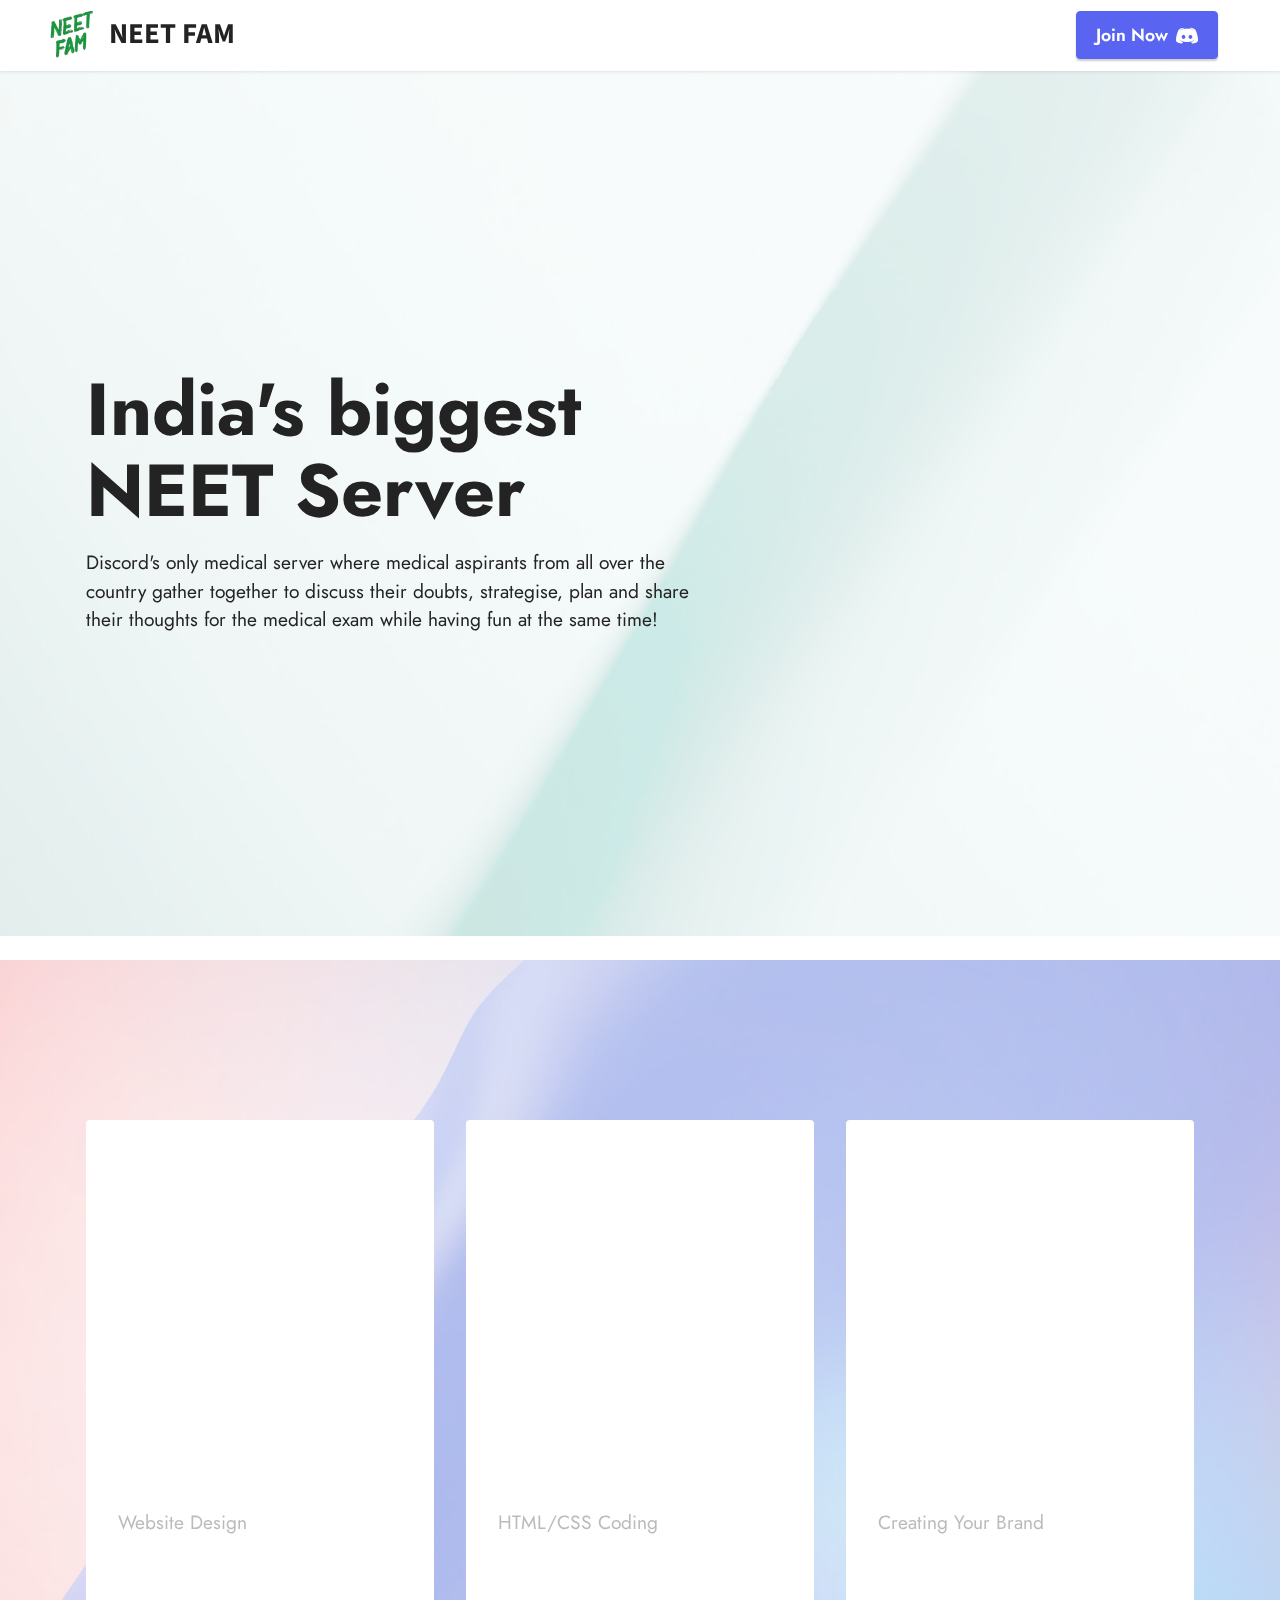
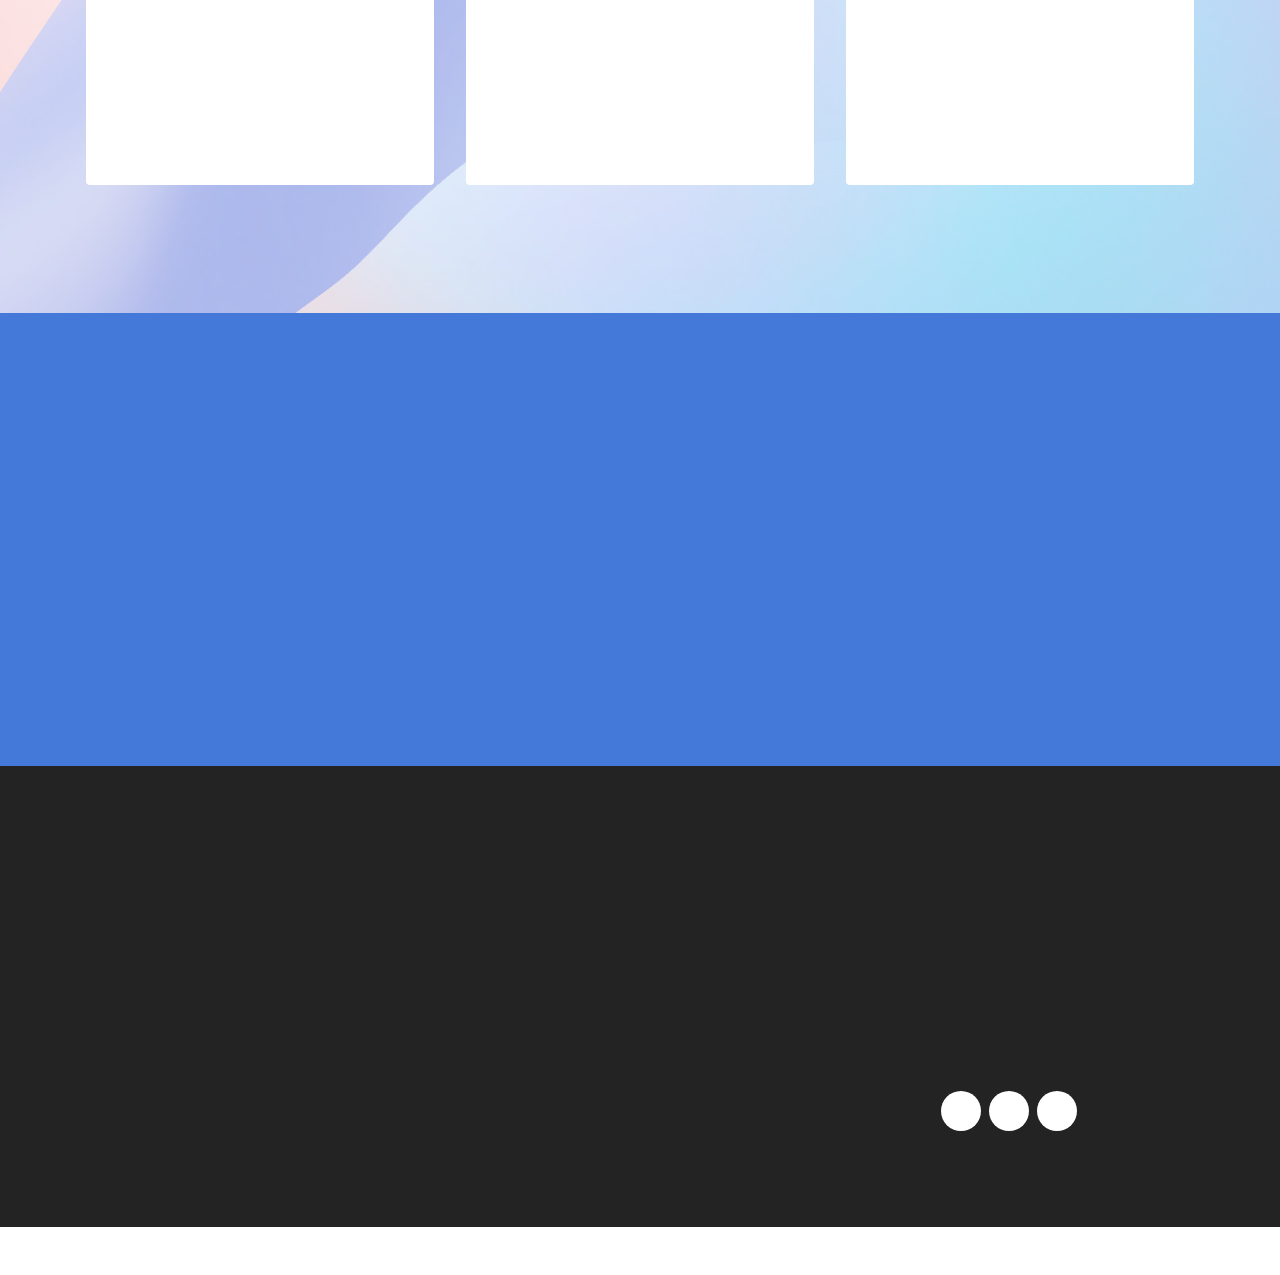
<file: index.html>
<!DOCTYPE html>
<html  >
<head>
  <!-- Site made with Mobirise Website Builder v5.4.1, https://mobirise.com -->
  <meta charset="UTF-8">
  <meta http-equiv="X-UA-Compatible" content="IE=edge">
  <meta name="generator" content="Mobirise v5.4.1, mobirise.com">
  <meta name="viewport" content="width=device-width, initial-scale=1, minimum-scale=1">
  <link rel="shortcut icon" href="assets/images/neetfam-no-bg-80x80.png" type="image/x-icon">
  <meta name="description" content="">
  
  
  <title>Home</title>
  <link rel="stylesheet" href="assets/bootstrap/css/bootstrap.min.css">
  <link rel="stylesheet" href="assets/bootstrap/css/bootstrap-grid.min.css">
  <link rel="stylesheet" href="assets/bootstrap/css/bootstrap-reboot.min.css">
  <link rel="stylesheet" href="assets/parallax/jarallax.css">
  <link rel="stylesheet" href="assets/animatecss/animate.css">
  <link rel="stylesheet" href="assets/dropdown/css/style.css">
  <link rel="stylesheet" href="assets/socicon/css/styles.css">
  <link rel="stylesheet" href="assets/theme/css/style.css">
  <link rel="preload" href="https://fonts.googleapis.com/css?family=Jost:100,200,300,400,500,600,700,800,900,100i,200i,300i,400i,500i,600i,700i,800i,900i&display=swap" as="style" onload="this.onload=null;this.rel='stylesheet'">
  <noscript><link rel="stylesheet" href="https://fonts.googleapis.com/css?family=Jost:100,200,300,400,500,600,700,800,900,100i,200i,300i,400i,500i,600i,700i,800i,900i&display=swap"></noscript>
  <link rel="preload" href="https://fonts.googleapis.com/css?family=Source+Sans+Pro:200,200i,300,300i,400,400i,600,600i,700,700i,900,900i&display=swap" as="style" onload="this.onload=null;this.rel='stylesheet'">
  <noscript><link rel="stylesheet" href="https://fonts.googleapis.com/css?family=Source+Sans+Pro:200,200i,300,300i,400,400i,600,600i,700,700i,900,900i&display=swap"></noscript>
  <link rel="preload" as="style" href="assets/mobirise/css/mbr-additional.css"><link rel="stylesheet" href="assets/mobirise/css/mbr-additional.css" type="text/css">
  
  
  
  
</head>
<body>
  
  <section data-bs-version="5.1" class="menu menu2 cid-sHu7r8ObGn" once="menu" id="menu2-a">
    
    <nav class="navbar navbar-dropdown navbar-fixed-top navbar-expand-lg">
        <div class="container-fluid">
            <div class="navbar-brand">
                <span class="navbar-logo">
                    <a href="index.html">
                        <img src="assets/images/neetfam-no-bg-80x80.png" alt="Mobirise" style="height: 3rem;">
                    </a>
                </span>
                <span class="navbar-caption-wrap"><a class="navbar-caption text-black text-primary display-2" href="index.html">NEET FAM</a></span>
            </div>
            <button class="navbar-toggler" type="button" data-toggle="collapse" data-bs-toggle="collapse" data-target="#navbarSupportedContent" data-bs-target="#navbarSupportedContent" aria-controls="navbarNavAltMarkup" aria-expanded="false" aria-label="Toggle navigation">
                <div class="hamburger">
                    <span></span>
                    <span></span>
                    <span></span>
                    <span></span>
                </div>
            </button>
            <div class="collapse navbar-collapse" id="navbarSupportedContent">
                
                
                <div class="navbar-buttons mbr-section-btn"><a class="btn btn-primary display-4" href="https://discord.gg/3X8MCdr9ab" target="_blank"><span class="socicon socicon-discord mbr-iconfont mbr-iconfont-btn"></span>Join Now</a></div>
            </div>
        </div>
    </nav>
</section>

<section data-bs-version="5.1" class="header2 cid-sHu76TD1t2 mbr-fullscreen mbr-parallax-background" id="header2-9">

    

    <div class="mbr-overlay" style="opacity: 0.8; background-color: rgb(255, 255, 255);"></div>

    <div class="container">
        <div class="row">
            <div class="col-12 col-lg-7">
                <h1 class="mbr-section-title mbr-fonts-style mb-3 display-1"><strong>India's biggest NEET Server</strong></h1>
                
                <p class="mbr-text mbr-fonts-style display-7">Discord's only medical server where medical aspirants from all over the country gather together to discuss their doubts, strategise, plan and share their thoughts for the medical exam while having fun at the same time!</p>
                
            </div>
        </div>
    </div>
</section>

<section data-bs-version="5.1" class="features4 cid-sHsThM51Gw" id="features4-7">
    
    <div class="mbr-overlay"></div>
    <div class="container">
        <div class="mbr-section-head">
            <h4 class="mbr-section-title mbr-fonts-style align-center mb-0 display-2">
                <strong>Services</strong></h4>
            
        </div>
        <div class="row mt-4">
            <div class="item features-image сol-12 col-md-6 col-lg-4">
                <div class="item-wrapper">
                    <div class="item-img">
                        <img src="assets/images/product2.jpg" alt="" title="">
                    </div>
                    <div class="item-content">
                        <h5 class="item-title mbr-fonts-style display-5"><strong>Design</strong></h5>
                        <h6 class="item-subtitle mbr-fonts-style mt-1 display-7">Website Design</h6>
                        <p class="mbr-text mbr-fonts-style mt-3 display-7">Mobirise is an easy website builder. Just
                            drop site elements to your page, add content and style it to look the way you like.</p>
                    </div>
                    <div class="mbr-section-btn item-footer mt-2"><a href="" class="btn item-btn btn-black display-7" target="_blank">Start Now
                            &gt;</a></div>
                </div>
            </div>
            <div class="item features-image сol-12 col-md-6 col-lg-4">
                <div class="item-wrapper">
                    <div class="item-img">
                        <img src="assets/images/product3.jpg" alt="" title="">
                    </div>
                    <div class="item-content">
                        <h5 class="item-title mbr-fonts-style display-5"><strong>Programming</strong></h5>
                        <h6 class="item-subtitle mbr-fonts-style mt-1 display-7">
                            HTML/CSS Coding</h6>
                        <p class="mbr-text mbr-fonts-style mt-3 display-7">You don't have to code to create your own
                            site. Select one of available themes in the Mobirise Site Maker.</p>
                    </div>
                    <div class="mbr-section-btn item-footer mt-2"><a href="" class="btn item-btn btn-black display-7" target="_blank">Start Now
                            &gt;</a></div>
                </div>
            </div>
            <div class="item features-image сol-12 col-md-6 col-lg-4">
                <div class="item-wrapper">
                    <div class="item-img">
                        <img src="assets/images/product1.jpg" alt="" title="">
                    </div>
                    <div class="item-content">
                        <h5 class="item-title mbr-fonts-style display-5"><strong>Branding</strong></h5>
                        <h6 class="item-subtitle mbr-fonts-style mt-1 display-7">Creating Your Brand</h6>
                        <p class="mbr-text mbr-fonts-style mt-3 display-7">Select the theme that suits you. Each theme
                            in the Mobirise Website Software contains a set of unique blocks.<br></p>
                    </div>
                    <div class="mbr-section-btn item-footer mt-2"><a href="" class="btn item-btn btn-black display-7" target="_blank">Start Now
                            &gt;</a></div>
                </div>
            </div>

        </div>
    </div>
</section>

<section data-bs-version="5.1" class="info1 cid-sHsT2F5HJl" id="info1-5">
    
    
    <div class="align-center container">
        <div class="row justify-content-center">
            <div class="col-12 col-lg-8">
                <h3 class="mbr-section-title mb-4 mbr-fonts-style display-1">
                    <strong>Join our discord server</strong></h3>
                
                <div class="mbr-section-btn"><a class="btn btn-white display-4" href="https://discord.gg/3X8MCdr9ab" target="_blank">Join Us</a></div>
            </div>
        </div>
    </div>
</section>

<section data-bs-version="5.1" class="footer1 cid-sHsTf3MFOo" once="footers" id="footer1-6">

    
    
    <div class="container">
        <div class="row mbr-white">
            <div class="col-12 col-md-6 col-lg-3">
                <h5 class="mbr-section-subtitle mbr-fonts-style mb-2 display-7">
                    <strong>Mobirise Help</strong>
                </h5>
                <ul class="list mbr-fonts-style display-4">
                    <li class="mbr-text item-wrap">Help Center</li>
                    <li class="mbr-text item-wrap">Mobirise Forums</li>
                    <li class="mbr-text item-wrap">Mobirise Kit</li>
                    <li class="mbr-text item-wrap">Our site</li>
                </ul>
            </div>
            <div class="col-12 col-md-6 col-lg-3">
                <h5 class="mbr-section-subtitle mbr-fonts-style mb-2 display-7">
                    <strong>Themes</strong>
                </h5>
                <ul class="list mbr-fonts-style display-4">

                    <li class="mbr-text item-wrap">Mobirise 5</li>
                    <li class="mbr-text item-wrap">Mobirise AMP</li>
                    <li class="mbr-text item-wrap">Mobirise Kit</li>
                </ul>
            </div>
            <div class="col-12 col-md-6 col-lg-3">
                <h5 class="mbr-section-subtitle mbr-fonts-style mb-2 display-7">
                    <strong>Extensions</strong>
                </h5>
                <ul class="list mbr-fonts-style display-4">
                    <li class="mbr-text item-wrap">Code Editor</li>
                    <li class="mbr-text item-wrap">Form Builder</li>
                    <li class="mbr-text item-wrap">Popup Builder</li>
                    <li class="mbr-text item-wrap">Enterprise</li>
                </ul>
            </div>
            <div class="col-12 col-md-6 col-lg-3">
                <h5 class="mbr-section-subtitle mbr-fonts-style mb-2 display-7">
                    <strong>About</strong>
                </h5>
                <p class="mbr-text mbr-fonts-style mb-4 display-4">
                    Mobirise is a free offline app for
                    Windows and Mac to easily create small/medium websites, landing pages, online resumes and
                    portfolios.</p>
                <h5 class="mbr-section-subtitle mbr-fonts-style mb-3 display-7">
                    <strong>Social</strong>
                </h5>
                <div class="social-row display-7">
                    <div class="soc-item">
                        <a href="https://twitter.com/mobirise" target="_blank">
                            <span class="mbr-iconfont socicon socicon-facebook"></span>
                        </a>
                    </div>
                    <div class="soc-item">
                        <a href="https://twitter.com/mobirise" target="_blank">
                            <span class="mbr-iconfont socicon socicon-twitter"></span>
                        </a>
                    </div>
                    <div class="soc-item">
                        <a href="https://twitter.com/mobirise" target="_blank">
                            <span class="mbr-iconfont socicon socicon-instagram"></span>
                        </a>
                    </div>
                    
                </div>
            </div>
            
        </div>
    </div>
</section><section style="background-color: #fff; font-family: -apple-system, BlinkMacSystemFont, 'Segoe UI', 'Roboto', 'Helvetica Neue', Arial, sans-serif; color:#aaa; font-size:12px; padding: 0; align-items: center; display: flex;"><a href="https://mobirise.site/c" style="flex: 1 1; height: 3rem; padding-left: 1rem;"></a><p style="flex: 0 0 auto; margin:0; padding-right:1rem;"><a href="https://mobirise.site" style="color:#aaa;">Mobirise</a> easy website builder</p></section><script src="assets/bootstrap/js/bootstrap.bundle.min.js"></script>  <script src="assets/parallax/jarallax.js"></script>  <script src="assets/smoothscroll/smooth-scroll.js"></script>  <script src="assets/ytplayer/index.js"></script>  <script src="assets/dropdown/js/navbar-dropdown.js"></script>  <script src="assets/theme/js/script.js"></script>  
  
  
  <input name="animation" type="hidden">
  </body>
</html>
</file>
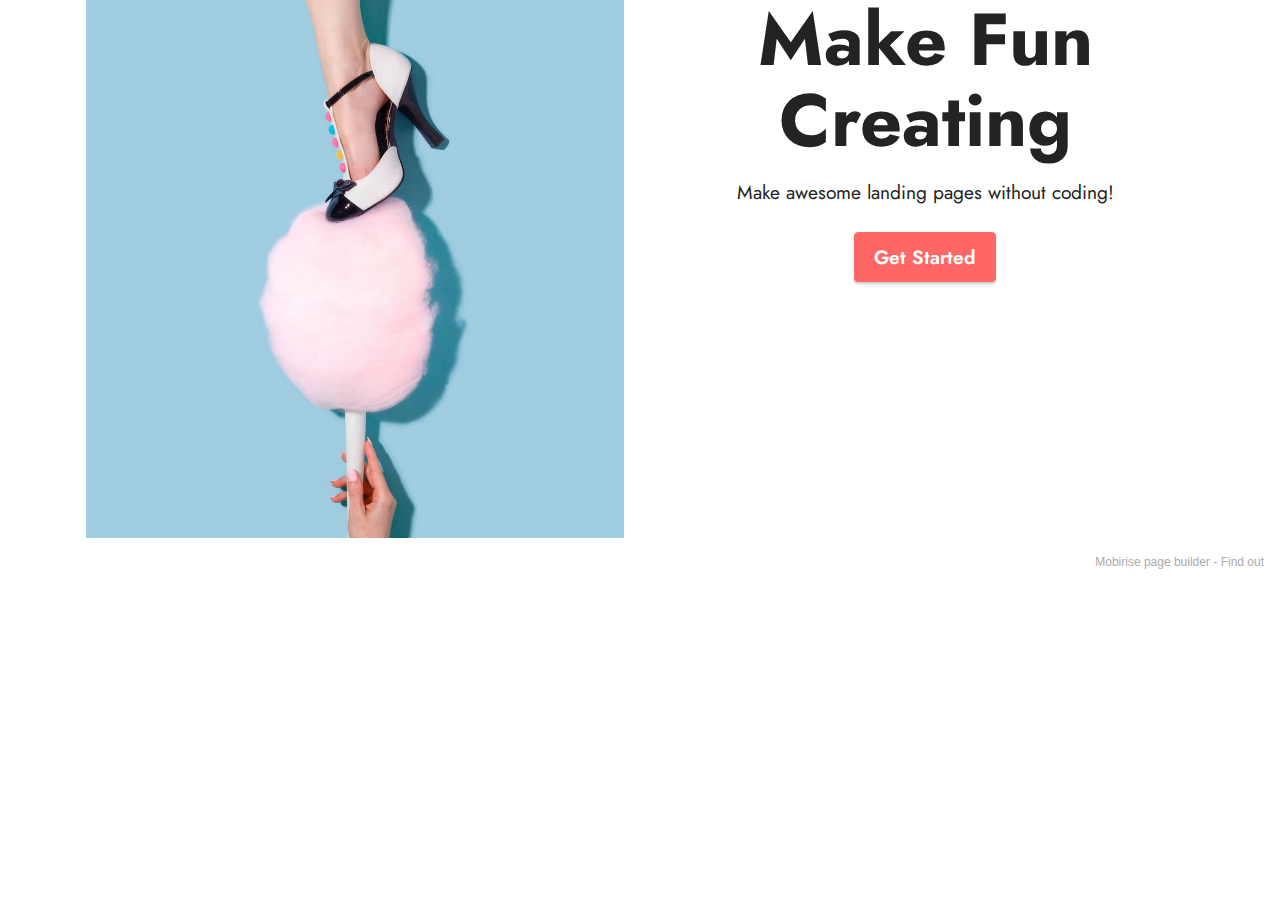
<file: page1.html>
<!DOCTYPE html>
<html  >
<head>
  <!-- Site made with Mobirise Website Builder v5.4.1, https://mobirise.com -->
  <meta charset="UTF-8">
  <meta http-equiv="X-UA-Compatible" content="IE=edge">
  <meta name="generator" content="Mobirise v5.4.1, mobirise.com">
  <meta name="viewport" content="width=device-width, initial-scale=1, minimum-scale=1">
  <link rel="shortcut icon" href="assets/images/logo5.png" type="image/x-icon">
  <meta name="description" content="">
  
  
  <title>2nd page</title>
  <link rel="stylesheet" href="assets/bootstrap/css/bootstrap.min.css">
  <link rel="stylesheet" href="assets/bootstrap/css/bootstrap-grid.min.css">
  <link rel="stylesheet" href="assets/bootstrap/css/bootstrap-reboot.min.css">
  <link rel="stylesheet" href="assets/theme/css/style.css">
  <link rel="preload" href="https://fonts.googleapis.com/css2?family=Jost:ital,wght@0,400;0,700;1,400;1,700&display=swap&display=swap" as="style" onload="this.onload=null;this.rel='stylesheet'">
  <noscript><link rel="stylesheet" href="https://fonts.googleapis.com/css2?family=Jost:ital,wght@0,400;0,700;1,400;1,700&display=swap&display=swap"></noscript>
  <link rel="preload" as="style" href="assets/mobirise/css/mbr-additional.css"><link rel="stylesheet" href="assets/mobirise/css/mbr-additional.css" type="text/css">
  
  
  
  
</head>
<body>
  
  <section data-bs-version="5.1" class="header11 cid-sHsIb2mNFI" id="header11-1">

    

    

    <div class="container">
        <div class="row justify-content-center">
            <div class="col-12 col-md-6 image-wrapper">
                <img class="w-100" src="assets/images/sq4.jpg" alt="Mobirise">
            </div>
            <div class="col-12 col-md">
                <div class="text-wrapper text-center">
                    <h1 class="mbr-section-title mbr-fonts-style mb-3 display-1">
                        <strong>Make Fun Creating</strong></h1>
                    <p class="mbr-text mbr-fonts-style display-7">
                        Make awesome landing pages without coding!</p>
                    <div class="mbr-section-btn mt-3"><a class="btn btn-secondary display-7" href="https://mobiri.se">Get Started</a>
                    </div>
                </div>
            </div>
        </div>
    </div>
</section><section style="background-color: #fff; font-family: -apple-system, BlinkMacSystemFont, 'Segoe UI', 'Roboto', 'Helvetica Neue', Arial, sans-serif; color:#aaa; font-size:12px; padding: 0; align-items: center; display: flex;"><a href="https://mobirise.site/f" style="flex: 1 1; height: 3rem; padding-left: 1rem;"></a><p style="flex: 0 0 auto; margin:0; padding-right:1rem;">Mobirise page builder - <a href="https://mobirise.site/o" style="color:#aaa;">Find out</a></p></section><script src="assets/bootstrap/js/bootstrap.bundle.min.js"></script>  <script src="assets/smoothscroll/smooth-scroll.js"></script>  <script src="assets/ytplayer/index.js"></script>  <script src="assets/theme/js/script.js"></script>  
  
  
</body>
</html>
</file>
<file: assets/parallax/jarallax.css>
.jarallax {
    position: relative;
    z-index: 0;
}
.jarallax > .jarallax-img {
    position: absolute;
    object-fit: cover;
    /* support for plugin https://github.com/bfred-it/object-fit-images */
    font-family: 'object-fit: cover;';
    top: 0;
    left: 0;
    width: 100%;
    height: 100%;
    z-index: -1;
}
</file>
<file: assets/dropdown/css/style.css>
.navbar-dropdown {
  left: 0;
  padding: 0;
  position: absolute;
  right: 0;
  top: 0;
  transition: all 0.45s ease;
  z-index: 1030;
  background: #282828; }
  .navbar-dropdown .navbar-logo {
    margin-right: 0.8rem;
    transition: margin 0.3s ease-in-out;
    vertical-align: middle; }
    .navbar-dropdown .navbar-logo img {
      height: 3.125rem;
      transition: all 0.3s ease-in-out; }
    .navbar-dropdown .navbar-logo.mbr-iconfont {
      font-size: 3.125rem;
      line-height: 3.125rem; }
  .navbar-dropdown .navbar-caption {
    font-weight: 700;
    white-space: normal;
    vertical-align: -4px;
    line-height: 3.125rem !important; }
    .navbar-dropdown .navbar-caption, .navbar-dropdown .navbar-caption:hover {
      color: inherit;
      text-decoration: none; }
  .navbar-dropdown .mbr-iconfont + .navbar-caption {
    vertical-align: -1px; }
  .navbar-dropdown.navbar-fixed-top {
    position: fixed; }
  .navbar-dropdown .navbar-brand span {
    vertical-align: -4px; }
  .navbar-dropdown.bg-color.transparent {
    background: none; }
  .navbar-dropdown.navbar-short .navbar-brand {
    padding: 0.625rem 0; }
    .navbar-dropdown.navbar-short .navbar-brand span {
      vertical-align: -1px; }
  .navbar-dropdown.navbar-short .navbar-caption {
    line-height: 2.375rem !important;
    vertical-align: -2px; }
  .navbar-dropdown.navbar-short .navbar-logo {
    margin-right: 0.5rem; }
    .navbar-dropdown.navbar-short .navbar-logo img {
      height: 2.375rem; }
    .navbar-dropdown.navbar-short .navbar-logo.mbr-iconfont {
      font-size: 2.375rem;
      line-height: 2.375rem; }
  .navbar-dropdown.navbar-short .mbr-table-cell {
    height: 3.625rem; }
  .navbar-dropdown .navbar-close {
    left: 0.6875rem;
    position: fixed;
    top: 0.75rem;
    z-index: 1000; }
  .navbar-dropdown .hamburger-icon {
    content: "";
    display: inline-block;
    vertical-align: middle;
    width: 16px;
    -webkit-box-shadow: 0 -6px 0 1px #282828,0 0 0 1px #282828,0 6px 0 1px #282828;
    -moz-box-shadow: 0 -6px 0 1px #282828,0 0 0 1px #282828,0 6px 0 1px #282828;
    box-shadow: 0 -6px 0 1px #282828,0 0 0 1px #282828,0 6px 0 1px #282828; }

.dropdown-menu .dropdown-toggle[data-toggle="dropdown-submenu"]::after {
  border-bottom: 0.35em solid transparent;
  border-left: 0.35em solid;
  border-right: 0;
  border-top: 0.35em solid transparent;
  margin-left: 0.3rem; }

.dropdown-menu .dropdown-item:focus {
  outline: 0; }

.nav-dropdown {
  font-size: 0.75rem;
  font-weight: 500;
  height: auto !important; }
  .nav-dropdown .nav-btn {
    padding-left: 1rem; }
  .nav-dropdown .link {
    margin: .667em 1.667em;
    font-weight: 500;
    padding: 0;
    transition: color .2s ease-in-out; }
    .nav-dropdown .link.dropdown-toggle {
      margin-right: 2.583em; }
      .nav-dropdown .link.dropdown-toggle::after {
        margin-left: .25rem;
        border-top: 0.35em solid;
        border-right: 0.35em solid transparent;
        border-left: 0.35em solid transparent;
        border-bottom: 0; }
      .nav-dropdown .link.dropdown-toggle[aria-expanded="true"] {
        margin: 0;
        padding: 0.667em 3.263em  0.667em 1.667em; }
  .nav-dropdown .link::after,
  .nav-dropdown .dropdown-item::after {
    color: inherit; }
  .nav-dropdown .btn {
    font-size: 0.75rem;
    font-weight: 700;
    letter-spacing: 0;
    margin-bottom: 0;
    padding-left: 1.25rem;
    padding-right: 1.25rem; }
  .nav-dropdown .dropdown-menu {
    border-radius: 0;
    border: 0;
    left: 0;
    margin: 0;
    padding-bottom: 1.25rem;
    padding-top: 1.25rem;
    position: relative; }
  .nav-dropdown .dropdown-submenu {
    margin-left: 0.125rem;
    top: 0; }
  .nav-dropdown .dropdown-item {
    font-weight: 500;
    line-height: 2;
    padding: 0.3846em 4.615em 0.3846em 1.5385em;
    position: relative;
    transition: color .2s ease-in-out, background-color .2s ease-in-out; }
    .nav-dropdown .dropdown-item::after {
      margin-top: -0.3077em;
      position: absolute;
      right: 1.1538em;
      top: 50%; }
    .nav-dropdown .dropdown-item:focus, .nav-dropdown .dropdown-item:hover {
      background: none; }

@media (max-width: 767px) {
  .nav-dropdown.navbar-toggleable-sm {
    bottom: 0;
    display: none;
    left: 0;
    overflow-x: hidden;
    position: fixed;
    top: 0;
    transform: translateX(-100%);
    -ms-transform: translateX(-100%);
    -webkit-transform: translateX(-100%);
    width: 18.75rem;
    z-index: 999; } }
.nav-dropdown.navbar-toggleable-xl {
  bottom: 0;
  display: none;
  left: 0;
  overflow-x: hidden;
  position: fixed;
  top: 0;
  transform: translateX(-100%);
  -ms-transform: translateX(-100%);
  -webkit-transform: translateX(-100%);
  width: 18.75rem;
  z-index: 999; }

.nav-dropdown-sm {
  display: block !important;
  overflow-x: hidden;
  overflow: auto;
  padding-top: 3.875rem; }
  .nav-dropdown-sm::after {
    content: "";
    display: block;
    height: 3rem;
    width: 100%; }
  .nav-dropdown-sm.collapse.in ~ .navbar-close {
    display: block !important; }
  .nav-dropdown-sm.collapsing, .nav-dropdown-sm.collapse.in {
    transform: translateX(0);
    -ms-transform: translateX(0);
    -webkit-transform: translateX(0);
    transition: all 0.25s ease-out;
    -webkit-transition: all 0.25s ease-out;
    background: #282828; }
  .nav-dropdown-sm.collapsing[aria-expanded="false"] {
    transform: translateX(-100%);
    -ms-transform: translateX(-100%);
    -webkit-transform: translateX(-100%); }
  .nav-dropdown-sm .nav-item {
    display: block;
    margin-left: 0 !important;
    padding-left: 0; }
  .nav-dropdown-sm .link,
  .nav-dropdown-sm .dropdown-item {
    border-top: 1px dotted rgba(255, 255, 255, 0.1);
    font-size: 0.8125rem;
    line-height: 1.6;
    margin: 0 !important;
    padding: 0.875rem 2.4rem 0.875rem 1.5625rem !important;
    position: relative;
    white-space: normal; }
    .nav-dropdown-sm .link:focus, .nav-dropdown-sm .link:hover,
    .nav-dropdown-sm .dropdown-item:focus,
    .nav-dropdown-sm .dropdown-item:hover {
      background: rgba(0, 0, 0, 0.2) !important;
      color: #c0a375; }
  .nav-dropdown-sm .nav-btn {
    position: relative;
    padding: 1.5625rem 1.5625rem 0 1.5625rem; }
    .nav-dropdown-sm .nav-btn::before {
      border-top: 1px dotted rgba(255, 255, 255, 0.1);
      content: "";
      left: 0;
      position: absolute;
      top: 0;
      width: 100%; }
    .nav-dropdown-sm .nav-btn + .nav-btn {
      padding-top: 0.625rem; }
      .nav-dropdown-sm .nav-btn + .nav-btn::before {
        display: none; }
  .nav-dropdown-sm .btn {
    padding: 0.625rem 0; }
  .nav-dropdown-sm .dropdown-toggle[data-toggle="dropdown-submenu"]::after {
    margin-left: .25rem;
    border-top: 0.35em solid;
    border-right: 0.35em solid transparent;
    border-left: 0.35em solid transparent;
    border-bottom: 0; }
  .nav-dropdown-sm .dropdown-toggle[data-toggle="dropdown-submenu"][aria-expanded="true"]::after {
    border-top: 0;
    border-right: 0.35em solid transparent;
    border-left: 0.35em solid transparent;
    border-bottom: 0.35em solid; }
  .nav-dropdown-sm .dropdown-menu {
    margin: 0;
    padding: 0;
    position: relative;
    top: 0;
    left: 0;
    width: 100%;
    border: 0;
    float: none;
    border-radius: 0;
    background: none; }
  .nav-dropdown-sm .dropdown-submenu {
    left: 100%;
    margin-left: 0.125rem;
    margin-top: -1.25rem;
    top: 0; }

.navbar-toggleable-sm .nav-dropdown .dropdown-menu {
  position: absolute; }

.navbar-toggleable-sm .nav-dropdown .dropdown-submenu {
  left: 100%;
  margin-left: 0.125rem;
  margin-top: -1.25rem;
  top: 0; }

.navbar-toggleable-sm.opened .nav-dropdown .dropdown-menu {
  position: relative; }

.navbar-toggleable-sm.opened .nav-dropdown .dropdown-submenu {
  left: 0;
  margin-left: 00rem;
  margin-top: 0rem;
  top: 0; }

.is-builder .nav-dropdown.collapsing {
  transition: none !important; }
</file>
<file: assets/socicon/css/styles.css>
@charset "UTF-8";

@font-face {
  font-family: 'Socicon';
  src:  url('../fonts/socicon.eot');
  src:  url('../fonts/socicon.eot?#iefix') format('embedded-opentype'),
    url('../fonts/socicon.woff2') format('woff2'),
    url('../fonts/socicon.ttf') format('truetype'),
    url('../fonts/socicon.woff') format('woff'),
    url('../fonts/socicon.svg#socicon') format('svg');
  font-weight: normal;
  font-style: normal;
  font-display: swap;
}

[data-icon]:before {
  font-family: "socicon" !important;
  content: attr(data-icon);
  font-style: normal !important;
  font-weight: normal !important;
  font-variant: normal !important;
  text-transform: none !important;
  speak: none;
  line-height: 1;
  -webkit-font-smoothing: antialiased;
  -moz-osx-font-smoothing: grayscale;
}

[class^="socicon-"], [class*=" socicon-"] {
  /* use !important to prevent issues with browser extensions that change fonts */
  font-family: 'Socicon' !important;
  speak: none;
  font-style: normal;
  font-weight: normal;
  font-variant: normal;
  text-transform: none;
  line-height: 1;

  /* Better Font Rendering =========== */
  -webkit-font-smoothing: antialiased;
  -moz-osx-font-smoothing: grayscale;
}

.socicon-eitaa:before {
  content: "\e97c";
}
.socicon-soroush:before {
  content: "\e97d";
}
.socicon-bale:before {
  content: "\e97e";
}
.socicon-zazzle:before {
  content: "\e97b";
}
.socicon-society6:before {
  content: "\e97a";
}
.socicon-redbubble:before {
  content: "\e979";
}
.socicon-avvo:before {
  content: "\e978";
}
.socicon-stitcher:before {
  content: "\e977";
}
.socicon-googlehangouts:before {
  content: "\e974";
}
.socicon-dlive:before {
  content: "\e975";
}
.socicon-vsco:before {
  content: "\e976";
}
.socicon-flipboard:before {
  content: "\e973";
}
.socicon-ubuntu:before {
  content: "\e958";
}
.socicon-artstation:before {
  content: "\e959";
}
.socicon-invision:before {
  content: "\e95a";
}
.socicon-torial:before {
  content: "\e95b";
}
.socicon-collectorz:before {
  content: "\e95c";
}
.socicon-seenthis:before {
  content: "\e95d";
}
.socicon-googleplaymusic:before {
  content: "\e95e";
}
.socicon-debian:before {
  content: "\e95f";
}
.socicon-filmfreeway:before {
  content: "\e960";
}
.socicon-gnome:before {
  content: "\e961";
}
.socicon-itchio:before {
  content: "\e962";
}
.socicon-jamendo:before {
  content: "\e963";
}
.socicon-mix:before {
  content: "\e964";
}
.socicon-sharepoint:before {
  content: "\e965";
}
.socicon-tinder:before {
  content: "\e966";
}
.socicon-windguru:before {
  content: "\e967";
}
.socicon-cdbaby:before {
  content: "\e968";
}
.socicon-elementaryos:before {
  content: "\e969";
}
.socicon-stage32:before {
  content: "\e96a";
}
.socicon-tiktok:before {
  content: "\e96b";
}
.socicon-gitter:before {
  content: "\e96c";
}
.socicon-letterboxd:before {
  content: "\e96d";
}
.socicon-threema:before {
  content: "\e96e";
}
.socicon-splice:before {
  content: "\e96f";
}
.socicon-metapop:before {
  content: "\e970";
}
.socicon-naver:before {
  content: "\e971";
}
.socicon-remote:before {
  content: "\e972";
}
.socicon-internet:before {
  content: "\e957";
}
.socicon-moddb:before {
  content: "\e94b";
}
.socicon-indiedb:before {
  content: "\e94c";
}
.socicon-traxsource:before {
  content: "\e94d";
}
.socicon-gamefor:before {
  content: "\e94e";
}
.socicon-pixiv:before {
  content: "\e94f";
}
.socicon-myanimelist:before {
  content: "\e950";
}
.socicon-blackberry:before {
  content: "\e951";
}
.socicon-wickr:before {
  content: "\e952";
}
.socicon-spip:before {
  content: "\e953";
}
.socicon-napster:before {
  content: "\e954";
}
.socicon-beatport:before {
  content: "\e955";
}
.socicon-hackerone:before {
  content: "\e956";
}
.socicon-hackernews:before {
  content: "\e946";
}
.socicon-smashwords:before {
  content: "\e947";
}
.socicon-kobo:before {
  content: "\e948";
}
.socicon-bookbub:before {
  content: "\e949";
}
.socicon-mailru:before {
  content: "\e94a";
}
.socicon-gitlab:before {
  content: "\e945";
}
.socicon-instructables:before {
  content: "\e944";
}
.socicon-portfolio:before {
  content: "\e943";
}
.socicon-codered:before {
  content: "\e940";
}
.socicon-origin:before {
  content: "\e941";
}
.socicon-nextdoor:before {
  content: "\e942";
}
.socicon-udemy:before {
  content: "\e93f";
}
.socicon-livemaster:before {
  content: "\e93e";
}
.socicon-crunchbase:before {
  content: "\e93b";
}
.socicon-homefy:before {
  content: "\e93c";
}
.socicon-calendly:before {
  content: "\e93d";
}
.socicon-realtor:before {
  content: "\e90f";
}
.socicon-tidal:before {
  content: "\e910";
}
.socicon-qobuz:before {
  content: "\e911";
}
.socicon-natgeo:before {
  content: "\e912";
}
.socicon-mastodon:before {
  content: "\e913";
}
.socicon-unsplash:before {
  content: "\e914";
}
.socicon-homeadvisor:before {
  content: "\e915";
}
.socicon-angieslist:before {
  content: "\e916";
}
.socicon-codepen:before {
  content: "\e917";
}
.socicon-slack:before {
  content: "\e918";
}
.socicon-openaigym:before {
  content: "\e919";
}
.socicon-logmein:before {
  content: "\e91a";
}
.socicon-fiverr:before {
  content: "\e91b";
}
.socicon-gotomeeting:before {
  content: "\e91c";
}
.socicon-aliexpress:before {
  content: "\e91d";
}
.socicon-guru:before {
  content: "\e91e";
}
.socicon-appstore:before {
  content: "\e91f";
}
.socicon-homes:before {
  content: "\e920";
}
.socicon-zoom:before {
  content: "\e921";
}
.socicon-alibaba:before {
  content: "\e922";
}
.socicon-craigslist:before {
  content: "\e923";
}
.socicon-wix:before {
  content: "\e924";
}
.socicon-redfin:before {
  content: "\e925";
}
.socicon-googlecalendar:before {
  content: "\e926";
}
.socicon-shopify:before {
  content: "\e927";
}
.socicon-freelancer:before {
  content: "\e928";
}
.socicon-seedrs:before {
  content: "\e929";
}
.socicon-bing:before {
  content: "\e92a";
}
.socicon-doodle:before {
  content: "\e92b";
}
.socicon-bonanza:before {
  content: "\e92c";
}
.socicon-squarespace:before {
  content: "\e92d";
}
.socicon-toptal:before {
  content: "\e92e";
}
.socicon-gust:before {
  content: "\e92f";
}
.socicon-ask:before {
  content: "\e930";
}
.socicon-trulia:before {
  content: "\e931";
}
.socicon-loomly:before {
  content: "\e932";
}
.socicon-ghost:before {
  content: "\e933";
}
.socicon-upwork:before {
  content: "\e934";
}
.socicon-fundable:before {
  content: "\e935";
}
.socicon-booking:before {
  content: "\e936";
}
.socicon-googlemaps:before {
  content: "\e937";
}
.socicon-zillow:before {
  content: "\e938";
}
.socicon-niconico:before {
  content: "\e939";
}
.socicon-toneden:before {
  content: "\e93a";
}
.socicon-augment:before {
  content: "\e908";
}
.socicon-bitbucket:before {
  content: "\e909";
}
.socicon-fyuse:before {
  content: "\e90a";
}
.socicon-yt-gaming:before {
  content: "\e90b";
}
.socicon-sketchfab:before {
  content: "\e90c";
}
.socicon-mobcrush:before {
  content: "\e90d";
}
.socicon-microsoft:before {
  content: "\e90e";
}
.socicon-pandora:before {
  content: "\e907";
}
.socicon-messenger:before {
  content: "\e906";
}
.socicon-gamewisp:before {
  content: "\e905";
}
.socicon-bloglovin:before {
  content: "\e904";
}
.socicon-tunein:before {
  content: "\e903";
}
.socicon-gamejolt:before {
  content: "\e901";
}
.socicon-trello:before {
  content: "\e902";
}
.socicon-spreadshirt:before {
  content: "\e900";
}
.socicon-500px:before {
  content: "\e000";
}
.socicon-8tracks:before {
  content: "\e001";
}
.socicon-airbnb:before {
  content: "\e002";
}
.socicon-alliance:before {
  content: "\e003";
}
.socicon-amazon:before {
  content: "\e004";
}
.socicon-amplement:before {
  content: "\e005";
}
.socicon-android:before {
  content: "\e006";
}
.socicon-angellist:before {
  content: "\e007";
}
.socicon-apple:before {
  content: "\e008";
}
.socicon-appnet:before {
  content: "\e009";
}
.socicon-baidu:before {
  content: "\e00a";
}
.socicon-bandcamp:before {
  content: "\e00b";
}
.socicon-battlenet:before {
  content: "\e00c";
}
.socicon-mixer:before {
  content: "\e00d";
}
.socicon-bebee:before {
  content: "\e00e";
}
.socicon-bebo:before {
  content: "\e00f";
}
.socicon-behance:before {
  content: "\e010";
}
.socicon-blizzard:before {
  content: "\e011";
}
.socicon-blogger:before {
  content: "\e012";
}
.socicon-buffer:before {
  content: "\e013";
}
.socicon-chrome:before {
  content: "\e014";
}
.socicon-coderwall:before {
  content: "\e015";
}
.socicon-curse:before {
  content: "\e016";
}
.socicon-dailymotion:before {
  content: "\e017";
}
.socicon-deezer:before {
  content: "\e018";
}
.socicon-delicious:before {
  content: "\e019";
}
.socicon-deviantart:before {
  content: "\e01a";
}
.socicon-diablo:before {
  content: "\e01b";
}
.socicon-digg:before {
  content: "\e01c";
}
.socicon-discord:before {
  content: "\e01d";
}
.socicon-disqus:before {
  content: "\e01e";
}
.socicon-douban:before {
  content: "\e01f";
}
.socicon-draugiem:before {
  content: "\e020";
}
.socicon-dribbble:before {
  content: "\e021";
}
.socicon-drupal:before {
  content: "\e022";
}
.socicon-ebay:before {
  content: "\e023";
}
.socicon-ello:before {
  content: "\e024";
}
.socicon-endomodo:before {
  content: "\e025";
}
.socicon-envato:before {
  content: "\e026";
}
.socicon-etsy:before {
  content: "\e027";
}
.socicon-facebook:before {
  content: "\e028";
}
.socicon-feedburner:before {
  content: "\e029";
}
.socicon-filmweb:before {
  content: "\e02a";
}
.socicon-firefox:before {
  content: "\e02b";
}
.socicon-flattr:before {
  content: "\e02c";
}
.socicon-flickr:before {
  content: "\e02d";
}
.socicon-formulr:before {
  content: "\e02e";
}
.socicon-forrst:before {
  content: "\e02f";
}
.socicon-foursquare:before {
  content: "\e030";
}
.socicon-friendfeed:before {
  content: "\e031";
}
.socicon-github:before {
  content: "\e032";
}
.socicon-goodreads:before {
  content: "\e033";
}
.socicon-google:before {
  content: "\e034";
}
.socicon-googlescholar:before {
  content: "\e035";
}
.socicon-googlegroups:before {
  content: "\e036";
}
.socicon-googlephotos:before {
  content: "\e037";
}
.socicon-googleplus:before {
  content: "\e038";
}
.socicon-grooveshark:before {
  content: "\e039";
}
.socicon-hackerrank:before {
  content: "\e03a";
}
.socicon-hearthstone:before {
  content: "\e03b";
}
.socicon-hellocoton:before {
  content: "\e03c";
}
.socicon-heroes:before {
  content: "\e03d";
}
.socicon-smashcast:before {
  content: "\e03e";
}
.socicon-horde:before {
  content: "\e03f";
}
.socicon-houzz:before {
  content: "\e040";
}
.socicon-icq:before {
  content: "\e041";
}
.socicon-identica:before {
  content: "\e042";
}
.socicon-imdb:before {
  content: "\e043";
}
.socicon-instagram:before {
  content: "\e044";
}
.socicon-issuu:before {
  content: "\e045";
}
.socicon-istock:before {
  content: "\e046";
}
.socicon-itunes:before {
  content: "\e047";
}
.socicon-keybase:before {
  content: "\e048";
}
.socicon-lanyrd:before {
  content: "\e049";
}
.socicon-lastfm:before {
  content: "\e04a";
}
.socicon-line:before {
  content: "\e04b";
}
.socicon-linkedin:before {
  content: "\e04c";
}
.socicon-livejournal:before {
  content: "\e04d";
}
.socicon-lyft:before {
  content: "\e04e";
}
.socicon-macos:before {
  content: "\e04f";
}
.socicon-mail:before {
  content: "\e050";
}
.socicon-medium:before {
  content: "\e051";
}
.socicon-meetup:before {
  content: "\e052";
}
.socicon-mixcloud:before {
  content: "\e053";
}
.socicon-modelmayhem:before {
  content: "\e054";
}
.socicon-mumble:before {
  content: "\e055";
}
.socicon-myspace:before {
  content: "\e056";
}
.socicon-newsvine:before {
  content: "\e057";
}
.socicon-nintendo:before {
  content: "\e058";
}
.socicon-npm:before {
  content: "\e059";
}
.socicon-odnoklassniki:before {
  content: "\e05a";
}
.socicon-openid:before {
  content: "\e05b";
}
.socicon-opera:before {
  content: "\e05c";
}
.socicon-outlook:before {
  content: "\e05d";
}
.socicon-overwatch:before {
  content: "\e05e";
}
.socicon-patreon:before {
  content: "\e05f";
}
.socicon-paypal:before {
  content: "\e060";
}
.socicon-periscope:before {
  content: "\e061";
}
.socicon-persona:before {
  content: "\e062";
}
.socicon-pinterest:before {
  content: "\e063";
}
.socicon-play:before {
  content: "\e064";
}
.socicon-player:before {
  content: "\e065";
}
.socicon-playstation:before {
  content: "\e066";
}
.socicon-pocket:before {
  content: "\e067";
}
.socicon-qq:before {
  content: "\e068";
}
.socicon-quora:before {
  content: "\e069";
}
.socicon-raidcall:before {
  content: "\e06a";
}
.socicon-ravelry:before {
  content: "\e06b";
}
.socicon-reddit:before {
  content: "\e06c";
}
.socicon-renren:before {
  content: "\e06d";
}
.socicon-researchgate:before {
  content: "\e06e";
}
.socicon-residentadvisor:before {
  content: "\e06f";
}
.socicon-reverbnation:before {
  content: "\e070";
}
.socicon-rss:before {
  content: "\e071";
}
.socicon-sharethis:before {
  content: "\e072";
}
.socicon-skype:before {
  content: "\e073";
}
.socicon-slideshare:before {
  content: "\e074";
}
.socicon-smugmug:before {
  content: "\e075";
}
.socicon-snapchat:before {
  content: "\e076";
}
.socicon-songkick:before {
  content: "\e077";
}
.socicon-soundcloud:before {
  content: "\e078";
}
.socicon-spotify:before {
  content: "\e079";
}
.socicon-stackexchange:before {
  content: "\e07a";
}
.socicon-stackoverflow:before {
  content: "\e07b";
}
.socicon-starcraft:before {
  content: "\e07c";
}
.socicon-stayfriends:before {
  content: "\e07d";
}
.socicon-steam:before {
  content: "\e07e";
}
.socicon-storehouse:before {
  content: "\e07f";
}
.socicon-strava:before {
  content: "\e080";
}
.socicon-streamjar:before {
  content: "\e081";
}
.socicon-stumbleupon:before {
  content: "\e082";
}
.socicon-swarm:before {
  content: "\e083";
}
.socicon-teamspeak:before {
  content: "\e084";
}
.socicon-teamviewer:before {
  content: "\e085";
}
.socicon-technorati:before {
  content: "\e086";
}
.socicon-telegram:before {
  content: "\e087";
}
.socicon-tripadvisor:before {
  content: "\e088";
}
.socicon-tripit:before {
  content: "\e089";
}
.socicon-triplej:before {
  content: "\e08a";
}
.socicon-tumblr:before {
  content: "\e08b";
}
.socicon-twitch:before {
  content: "\e08c";
}
.socicon-twitter:before {
  content: "\e08d";
}
.socicon-uber:before {
  content: "\e08e";
}
.socicon-ventrilo:before {
  content: "\e08f";
}
.socicon-viadeo:before {
  content: "\e090";
}
.socicon-viber:before {
  content: "\e091";
}
.socicon-viewbug:before {
  content: "\e092";
}
.socicon-vimeo:before {
  content: "\e093";
}
.socicon-vine:before {
  content: "\e094";
}
.socicon-vkontakte:before {
  content: "\e095";
}
.socicon-warcraft:before {
  content: "\e096";
}
.socicon-wechat:before {
  content: "\e097";
}
.socicon-weibo:before {
  content: "\e098";
}
.socicon-whatsapp:before {
  content: "\e099";
}
.socicon-wikipedia:before {
  content: "\e09a";
}
.socicon-windows:before {
  content: "\e09b";
}
.socicon-wordpress:before {
  content: "\e09c";
}
.socicon-wykop:before {
  content: "\e09d";
}
.socicon-xbox:before {
  content: "\e09e";
}
.socicon-xing:before {
  content: "\e09f";
}
.socicon-yahoo:before {
  content: "\e0a0";
}
.socicon-yammer:before {
  content: "\e0a1";
}
.socicon-yandex:before {
  content: "\e0a2";
}
.socicon-yelp:before {
  content: "\e0a3";
}
.socicon-younow:before {
  content: "\e0a4";
}
.socicon-youtube:before {
  content: "\e0a5";
}
.socicon-zapier:before {
  content: "\e0a6";
}
.socicon-zerply:before {
  content: "\e0a7";
}
.socicon-zomato:before {
  content: "\e0a8";
}
.socicon-zynga:before {
  content: "\e0a9";
}
</file>
<file: assets/theme/css/style.css>
@charset "UTF-8";
section {
  background-color: #ffffff;
}

body {
  font-style: normal;
  line-height: 1.5;
  font-weight: 400;
  color: #232323;
  position: relative;
}

button {
  background-color: transparent;
  border-color: transparent;
}

section,
.container,
.container-fluid {
  position: relative;
  word-wrap: break-word;
}

a.mbr-iconfont:hover {
  text-decoration: none;
}

.article .lead p,
.article .lead ul,
.article .lead ol,
.article .lead pre,
.article .lead blockquote {
  margin-bottom: 0;
}

a {
  font-style: normal;
  font-weight: 400;
  cursor: pointer;
}
a, a:hover {
  text-decoration: none;
}

.mbr-section-title {
  font-style: normal;
  line-height: 1.3;
}

.mbr-section-subtitle {
  line-height: 1.3;
}

.mbr-text {
  font-style: normal;
  line-height: 1.7;
}

h1,
h2,
h3,
h4,
h5,
h6,
.display-1,
.display-2,
.display-4,
.display-5,
.display-7,
span,
p,
a {
  line-height: 1;
  word-break: break-word;
  word-wrap: break-word;
  font-weight: 400;
}

b,
strong {
  font-weight: bold;
}

input:-webkit-autofill, input:-webkit-autofill:hover, input:-webkit-autofill:focus, input:-webkit-autofill:active {
  transition-delay: 9999s;
  -webkit-transition-property: background-color, color;
  transition-property: background-color, color;
}

textarea[type=hidden] {
  display: none;
}

section {
  background-position: 50% 50%;
  background-repeat: no-repeat;
  background-size: cover;
}
section .mbr-background-video,
section .mbr-background-video-preview {
  position: absolute;
  bottom: 0;
  left: 0;
  right: 0;
  top: 0;
}

.hidden {
  visibility: hidden;
}

.mbr-z-index20 {
  z-index: 20;
}

/*! Base colors */
.mbr-white {
  color: #ffffff;
}

.mbr-black {
  color: #111111;
}

.mbr-bg-white {
  background-color: #ffffff;
}

.mbr-bg-black {
  background-color: #000000;
}

/*! Text-aligns */
.align-left {
  text-align: left;
}

.align-center {
  text-align: center;
}

.align-right {
  text-align: right;
}

/*! Font-weight  */
.mbr-light {
  font-weight: 300;
}

.mbr-regular {
  font-weight: 400;
}

.mbr-semibold {
  font-weight: 500;
}

.mbr-bold {
  font-weight: 700;
}

/*! Media  */
.media-content {
  flex-basis: 100%;
}

.media-container-row {
  display: flex;
  flex-direction: row;
  flex-wrap: wrap;
  justify-content: center;
  align-content: center;
  align-items: start;
}
.media-container-row .media-size-item {
  width: 400px;
}

.media-container-column {
  display: flex;
  flex-direction: column;
  flex-wrap: wrap;
  justify-content: center;
  align-content: center;
  align-items: stretch;
}
.media-container-column > * {
  width: 100%;
}

@media (min-width: 992px) {
  .media-container-row {
    flex-wrap: nowrap;
  }
}
figure {
  margin-bottom: 0;
  overflow: hidden;
}

figure[mbr-media-size] {
  transition: width 0.1s;
}

img,
iframe {
  display: block;
  width: 100%;
}

.card {
  background-color: transparent;
  border: none;
}

.card-box {
  width: 100%;
}

.card-img {
  text-align: center;
  flex-shrink: 0;
  -webkit-flex-shrink: 0;
}

.media {
  max-width: 100%;
  margin: 0 auto;
}

.mbr-figure {
  align-self: center;
}

.media-container > div {
  max-width: 100%;
}

.mbr-figure img,
.card-img img {
  width: 100%;
}

@media (max-width: 991px) {
  .media-size-item {
    width: auto !important;
  }

  .media {
    width: auto;
  }

  .mbr-figure {
    width: 100% !important;
  }
}
/*! Buttons */
.mbr-section-btn {
  margin-left: -0.6rem;
  margin-right: -0.6rem;
  font-size: 0;
}

.btn {
  font-weight: 600;
  border-width: 1px;
  font-style: normal;
  margin: 0.6rem 0.6rem;
  white-space: normal;
  transition: all 0.2s ease-in-out;
  display: inline-flex;
  align-items: center;
  justify-content: center;
  word-break: break-word;
}

.btn-sm {
  font-weight: 600;
  letter-spacing: 0px;
  transition: all 0.3s ease-in-out;
}

.btn-md {
  font-weight: 600;
  letter-spacing: 0px;
  transition: all 0.3s ease-in-out;
}

.btn-lg {
  font-weight: 600;
  letter-spacing: 0px;
  transition: all 0.3s ease-in-out;
}

.btn-form {
  margin: 0;
}
.btn-form:hover {
  cursor: pointer;
}

nav .mbr-section-btn {
  margin-left: 0rem;
  margin-right: 0rem;
}

/*! Btn icon margin */
.btn .mbr-iconfont,
.btn.btn-sm .mbr-iconfont {
  order: 1;
  cursor: pointer;
  margin-left: 0.5rem;
  vertical-align: sub;
}

.btn.btn-md .mbr-iconfont,
.btn.btn-md .mbr-iconfont {
  margin-left: 0.8rem;
}

.mbr-regular {
  font-weight: 400;
}

.mbr-semibold {
  font-weight: 500;
}

.mbr-bold {
  font-weight: 700;
}

[type=submit] {
  -webkit-appearance: none;
}

/*! Full-screen */
.mbr-fullscreen .mbr-overlay {
  min-height: 100vh;
}

.mbr-fullscreen {
  display: flex;
  display: -moz-flex;
  display: -ms-flex;
  display: -o-flex;
  align-items: center;
  min-height: 100vh;
  padding-top: 3rem;
  padding-bottom: 3rem;
}

/*! Map */
.map {
  height: 25rem;
  position: relative;
}
.map iframe {
  width: 100%;
  height: 100%;
}

/*! Scroll to top arrow */
.mbr-arrow-up {
  bottom: 25px;
  right: 90px;
  position: fixed;
  text-align: right;
  z-index: 5000;
  color: #ffffff;
  font-size: 22px;
}

.mbr-arrow-up a {
  background: rgba(0, 0, 0, 0.2);
  border-radius: 50%;
  color: #fff;
  display: inline-block;
  height: 60px;
  width: 60px;
  border: 2px solid #fff;
  outline-style: none !important;
  position: relative;
  text-decoration: none;
  transition: all 0.3s ease-in-out;
  cursor: pointer;
  text-align: center;
}
.mbr-arrow-up a:hover {
  background-color: rgba(0, 0, 0, 0.4);
}
.mbr-arrow-up a i {
  line-height: 60px;
}

.mbr-arrow-up-icon {
  display: block;
  color: #fff;
}

.mbr-arrow-up-icon::before {
  content: "›";
  display: inline-block;
  font-family: serif;
  font-size: 22px;
  line-height: 1;
  font-style: normal;
  position: relative;
  top: 6px;
  left: -4px;
  transform: rotate(-90deg);
}

/*! Arrow Down */
.mbr-arrow {
  position: absolute;
  bottom: 45px;
  left: 50%;
  width: 60px;
  height: 60px;
  cursor: pointer;
  background-color: rgba(80, 80, 80, 0.5);
  border-radius: 50%;
  transform: translateX(-50%);
}
@media (max-width: 767px) {
  .mbr-arrow {
    display: none;
  }
}
.mbr-arrow > a {
  display: inline-block;
  text-decoration: none;
  outline-style: none;
  -webkit-animation: arrowdown 1.7s ease-in-out infinite;
          animation: arrowdown 1.7s ease-in-out infinite;
  color: #ffffff;
}
.mbr-arrow > a > i {
  position: absolute;
  top: -2px;
  left: 15px;
  font-size: 2rem;
}

#scrollToTop a i::before {
  content: "";
  position: absolute;
  display: block;
  border-bottom: 2.5px solid #fff;
  border-left: 2.5px solid #fff;
  width: 27.8%;
  height: 27.8%;
  left: 50%;
  top: 51%;
  transform: translateY(-30%) translateX(-50%) rotate(135deg);
}

@keyframes arrowdown {
  0% {
    transform: translateY(0px);
  }
  50% {
    transform: translateY(-5px);
  }
  100% {
    transform: translateY(0px);
  }
}
@-webkit-keyframes arrowdown {
  0% {
    transform: translateY(0px);
  }
  50% {
    transform: translateY(-5px);
  }
  100% {
    transform: translateY(0px);
  }
}
@media (max-width: 500px) {
  .mbr-arrow-up {
    left: 0;
    right: 0;
    text-align: center;
  }
}
/*Gradients animation*/
@keyframes gradient-animation {
  from {
    background-position: 0% 100%;
    -webkit-animation-timing-function: ease-in-out;
            animation-timing-function: ease-in-out;
  }
  to {
    background-position: 100% 0%;
    -webkit-animation-timing-function: ease-in-out;
            animation-timing-function: ease-in-out;
  }
}
@-webkit-keyframes gradient-animation {
  from {
    background-position: 0% 100%;
    -webkit-animation-timing-function: ease-in-out;
            animation-timing-function: ease-in-out;
  }
  to {
    background-position: 100% 0%;
    -webkit-animation-timing-function: ease-in-out;
            animation-timing-function: ease-in-out;
  }
}
.bg-gradient {
  background-size: 200% 200%;
  animation: gradient-animation 5s infinite alternate;
  -webkit-animation: gradient-animation 5s infinite alternate;
}

.menu .navbar-brand {
  display: -webkit-flex;
}
.menu .navbar-brand span {
  display: flex;
  display: -webkit-flex;
}
.menu .navbar-brand .navbar-caption-wrap {
  display: -webkit-flex;
}
.menu .navbar-brand .navbar-logo img {
  display: -webkit-flex;
  width: auto;
}
@media (min-width: 768px) and (max-width: 991px) {
  .menu .navbar-toggleable-sm .navbar-nav {
    display: -ms-flexbox;
  }
}
@media (max-width: 991px) {
  .menu .navbar-collapse {
    max-height: 93.5vh;
  }
  .menu .navbar-collapse.show {
    overflow: auto;
  }
}
@media (min-width: 992px) {
  .menu .navbar-nav.nav-dropdown {
    display: -webkit-flex;
  }
  .menu .navbar-toggleable-sm .navbar-collapse {
    display: -webkit-flex !important;
  }
  .menu .collapsed .navbar-collapse {
    max-height: 93.5vh;
  }
  .menu .collapsed .navbar-collapse.show {
    overflow: auto;
  }
}
@media (max-width: 767px) {
  .menu .navbar-collapse {
    max-height: 80vh;
  }
}

.nav-link .mbr-iconfont {
  margin-right: 0.5rem;
}

.navbar {
  display: -webkit-flex;
  -webkit-flex-wrap: wrap;
  -webkit-align-items: center;
  -webkit-justify-content: space-between;
}

.navbar-collapse {
  -webkit-flex-basis: 100%;
  -webkit-flex-grow: 1;
  -webkit-align-items: center;
}

.nav-dropdown .link {
  padding: 0.667em 1.667em !important;
  margin: 0 !important;
}

.nav {
  display: -webkit-flex;
  -webkit-flex-wrap: wrap;
}

.row {
  display: -webkit-flex;
  -webkit-flex-wrap: wrap;
}

.justify-content-center {
  -webkit-justify-content: center;
}

.form-inline {
  display: -webkit-flex;
}

.card-wrapper {
  -webkit-flex: 1;
}

.carousel-control {
  z-index: 10;
  display: -webkit-flex;
}

.carousel-controls {
  display: -webkit-flex;
}

.media {
  display: -webkit-flex;
}

.form-group:focus {
  outline: none;
}

.jq-selectbox__select {
  padding: 7px 0;
  position: relative;
}

.jq-selectbox__dropdown {
  overflow: hidden;
  border-radius: 10px;
  position: absolute;
  top: 100%;
  left: 0 !important;
  width: 100% !important;
}

.jq-selectbox__trigger-arrow {
  right: 0;
  transform: translateY(-50%);
}

.jq-selectbox li {
  padding: 1.07em 0.5em;
}

input[type=range] {
  padding-left: 0 !important;
  padding-right: 0 !important;
}

.modal-dialog,
.modal-content {
  height: 100%;
}

.modal-dialog .carousel-inner {
  height: calc(100vh - 1.75rem);
}
@media (max-width: 575px) {
  .modal-dialog .carousel-inner {
    height: calc(100vh - 1rem);
  }
}

.carousel-item {
  text-align: center;
}

.carousel-item img {
  margin: auto;
}

.navbar-toggler {
  align-self: flex-start;
  padding: 0.25rem 0.75rem;
  font-size: 1.25rem;
  line-height: 1;
  background: transparent;
  border: 1px solid transparent;
  border-radius: 0.25rem;
}

.navbar-toggler:focus,
.navbar-toggler:hover {
  text-decoration: none;
  box-shadow: none;
}

.navbar-toggler-icon {
  display: inline-block;
  width: 1.5em;
  height: 1.5em;
  vertical-align: middle;
  content: "";
  background: no-repeat center center;
  background-size: 100% 100%;
}

.navbar-toggler-left {
  position: absolute;
  left: 1rem;
}

.navbar-toggler-right {
  position: absolute;
  right: 1rem;
}

.card-img {
  width: auto;
}

.menu .navbar.collapsed:not(.beta-menu) {
  flex-direction: column;
}

.carousel-item.active,
.carousel-item-next,
.carousel-item-prev {
  display: flex;
}

.note-air-layout .dropup .dropdown-menu,
.note-air-layout .navbar-fixed-bottom .dropdown .dropdown-menu {
  bottom: initial !important;
}

html,
body {
  height: auto;
  min-height: 100vh;
}

.dropup .dropdown-toggle::after {
  display: none;
}

.form-asterisk {
  font-family: initial;
  position: absolute;
  top: -2px;
  font-weight: normal;
}

.form-control-label {
  position: relative;
  cursor: pointer;
  margin-bottom: 0.357em;
  padding: 0;
}

.alert {
  color: #ffffff;
  border-radius: 0;
  border: 0;
  font-size: 1.1rem;
  line-height: 1.5;
  margin-bottom: 1.875rem;
  padding: 1.25rem;
  position: relative;
  text-align: center;
}
.alert.alert-form::after {
  background-color: inherit;
  bottom: -7px;
  content: "";
  display: block;
  height: 14px;
  left: 50%;
  margin-left: -7px;
  position: absolute;
  transform: rotate(45deg);
  width: 14px;
}

.form-control {
  background-color: #ffffff;
  background-clip: border-box;
  color: #232323;
  line-height: 1rem !important;
  height: auto;
  padding: 0.6rem 1.2rem;
  transition: border-color 0.25s ease 0s;
  border: 1px solid transparent !important;
  border-radius: 4px;
  box-shadow: rgba(0, 0, 0, 0.07) 0px 1px 1px 0px, rgba(0, 0, 0, 0.07) 0px 1px 3px 0px, rgba(0, 0, 0, 0.03) 0px 0px 0px 1px;
}
.form-active .form-control:invalid {
  border-color: red;
}

form .row {
  margin-left: -0.6rem;
  margin-right: -0.6rem;
}
form .row [class*=col] {
  padding-left: 0.6rem;
  padding-right: 0.6rem;
}

form .mbr-section-btn {
  margin: 0;
  padding-left: 0.6rem;
  padding-right: 0.6rem;
}

form .btn {
  display: flex;
  padding: 0.6rem 1.2rem;
  margin: 0;
}

form .form-check-input {
  margin-top: 0.5;
}

textarea.form-control {
  line-height: 1.5rem !important;
}

.form-group {
  margin-bottom: 1.2rem;
}

.form-control,
form .btn {
  min-height: 48px;
}

.gdpr-block label span.textGDPR input[name=gdpr] {
  top: 7px;
}

.form-control:focus {
  box-shadow: none;
}

:focus {
  outline: none;
}

.mbr-overlay {
  background-color: #000;
  bottom: 0;
  left: 0;
  opacity: 0.5;
  position: absolute;
  right: 0;
  top: 0;
  z-index: 0;
  pointer-events: none;
}

blockquote {
  font-style: italic;
  padding: 3rem;
  font-size: 1.09rem;
  position: relative;
  border-left: 3px solid;
}

ul,
ol,
pre,
blockquote {
  margin-bottom: 2.3125rem;
}

.mt-4 {
  margin-top: 2rem !important;
}

.mb-4 {
  margin-bottom: 2rem !important;
}

@media (min-width: 992px) {
  .container {
    padding-left: 16px;
    padding-right: 16px;
  }

  .row {
    margin-left: -16px;
    margin-right: -16px;
  }
  .row > [class*=col] {
    padding-left: 16px;
    padding-right: 16px;
  }
}
@media (min-width: 768px) {
  .container-fluid {
    padding-left: 32px;
    padding-right: 32px;
  }
}
@media (min-width: 768px) and (max-width: 991px) {
  .mbr-container {
    padding-left: 32px;
    padding-right: 32px;
  }
}
@media (max-width: 767px) {
  .mbr-container {
    padding-left: 16px;
    padding-right: 16px;
  }
}
.card-wrapper,
.item-wrapper {
  overflow: hidden;
}

.app-video-wrapper > img {
  opacity: 1;
}

.item {
  position: relative;
}

.dropdown-menu .dropdown-menu {
  left: 100%;
}

.dropdown-item + .dropdown-menu {
  display: none;
}

.dropdown-item:hover + .dropdown-menu,
.dropdown-menu:hover {
  display: block;
}.engine {
	position: absolute;
	text-indent: -2400px;
	text-align: center;
	padding: 0;
	top: 0;
	left: -2400px;
}
</file>
<file: assets/mobirise/css/mbr-additional.css>
body {
  font-family: Jost;
}
.display-1 {
  font-family: 'Jost', sans-serif;
  font-size: 4.6rem;
  line-height: 1.1;
}
.display-1 > .mbr-iconfont {
  font-size: 5.75rem;
}
.display-2 {
  font-family: 'Source Sans Pro', sans-serif;
  font-size: 1.8rem;
  line-height: 1.1;
}
.display-2 > .mbr-iconfont {
  font-size: 2.25rem;
}
.display-4 {
  font-family: 'Jost', sans-serif;
  font-size: 1.1rem;
  line-height: 1.5;
}
.display-4 > .mbr-iconfont {
  font-size: 1.375rem;
}
.display-5 {
  font-family: 'Jost', sans-serif;
  font-size: 2rem;
  line-height: 1.5;
}
.display-5 > .mbr-iconfont {
  font-size: 2.5rem;
}
.display-7 {
  font-family: 'Jost', sans-serif;
  font-size: 1.2rem;
  line-height: 1.5;
}
.display-7 > .mbr-iconfont {
  font-size: 1.5rem;
}
/* ---- Fluid typography for mobile devices ---- */
/* 1.4 - font scale ratio ( bootstrap == 1.42857 ) */
/* 100vw - current viewport width */
/* (48 - 20)  48 == 48rem == 768px, 20 == 20rem == 320px(minimal supported viewport) */
/* 0.65 - min scale variable, may vary */
@media (max-width: 992px) {
  .display-1 {
    font-size: 3.68rem;
  }
}
@media (max-width: 768px) {
  .display-1 {
    font-size: 3.22rem;
    font-size: calc( 2.26rem + (4.6 - 2.26) * ((100vw - 20rem) / (48 - 20)));
    line-height: calc( 1.1 * (2.26rem + (4.6 - 2.26) * ((100vw - 20rem) / (48 - 20))));
  }
  .display-2 {
    font-size: 1.44rem;
    font-size: calc( 1.28rem + (1.8 - 1.28) * ((100vw - 20rem) / (48 - 20)));
    line-height: calc( 1.3 * (1.28rem + (1.8 - 1.28) * ((100vw - 20rem) / (48 - 20))));
  }
  .display-4 {
    font-size: 0.88rem;
    font-size: calc( 1.0350000000000001rem + (1.1 - 1.0350000000000001) * ((100vw - 20rem) / (48 - 20)));
    line-height: calc( 1.4 * (1.0350000000000001rem + (1.1 - 1.0350000000000001) * ((100vw - 20rem) / (48 - 20))));
  }
  .display-5 {
    font-size: 1.6rem;
    font-size: calc( 1.35rem + (2 - 1.35) * ((100vw - 20rem) / (48 - 20)));
    line-height: calc( 1.4 * (1.35rem + (2 - 1.35) * ((100vw - 20rem) / (48 - 20))));
  }
  .display-7 {
    font-size: 0.96rem;
    font-size: calc( 1.07rem + (1.2 - 1.07) * ((100vw - 20rem) / (48 - 20)));
    line-height: calc( 1.4 * (1.07rem + (1.2 - 1.07) * ((100vw - 20rem) / (48 - 20))));
  }
}
/* Buttons */
.btn {
  padding: 0.6rem 1.2rem;
  border-radius: 4px;
}
.btn-sm {
  padding: 0.6rem 1.2rem;
  border-radius: 4px;
}
.btn-md {
  padding: 0.6rem 1.2rem;
  border-radius: 4px;
}
.btn-lg {
  padding: 1rem 2.6rem;
  border-radius: 4px;
}
.bg-primary {
  background-color: #5965f1 !important;
}
.bg-success {
  background-color: #40b0bf !important;
}
.bg-info {
  background-color: #47b5ed !important;
}
.bg-warning {
  background-color: #ffe161 !important;
}
.bg-danger {
  background-color: #ff9966 !important;
}
.btn-primary,
.btn-primary:active {
  background-color: #5965f1 !important;
  border-color: #5965f1 !important;
  color: #ffffff !important;
  box-shadow: 0 2px 2px 0 rgba(0, 0, 0, 0.2);
}
.btn-primary:hover,
.btn-primary:focus,
.btn-primary.focus,
.btn-primary.active {
  color: #ffffff !important;
  background-color: #1323e0 !important;
  border-color: #1323e0 !important;
  box-shadow: 0 2px 5px 0 rgba(0, 0, 0, 0.2);
}
.btn-primary.disabled,
.btn-primary:disabled {
  color: #ffffff !important;
  background-color: #1323e0 !important;
  border-color: #1323e0 !important;
}
.btn-secondary,
.btn-secondary:active {
  background-color: #ff6666 !important;
  border-color: #ff6666 !important;
  color: #ffffff !important;
  box-shadow: 0 2px 2px 0 rgba(0, 0, 0, 0.2);
}
.btn-secondary:hover,
.btn-secondary:focus,
.btn-secondary.focus,
.btn-secondary.active {
  color: #ffffff !important;
  background-color: #ff0f0f !important;
  border-color: #ff0f0f !important;
  box-shadow: 0 2px 5px 0 rgba(0, 0, 0, 0.2);
}
.btn-secondary.disabled,
.btn-secondary:disabled {
  color: #ffffff !important;
  background-color: #ff0f0f !important;
  border-color: #ff0f0f !important;
}
.btn-info,
.btn-info:active {
  background-color: #47b5ed !important;
  border-color: #47b5ed !important;
  color: #ffffff !important;
  box-shadow: 0 2px 2px 0 rgba(0, 0, 0, 0.2);
}
.btn-info:hover,
.btn-info:focus,
.btn-info.focus,
.btn-info.active {
  color: #ffffff !important;
  background-color: #148cca !important;
  border-color: #148cca !important;
  box-shadow: 0 2px 5px 0 rgba(0, 0, 0, 0.2);
}
.btn-info.disabled,
.btn-info:disabled {
  color: #ffffff !important;
  background-color: #148cca !important;
  border-color: #148cca !important;
}
.btn-success,
.btn-success:active {
  background-color: #40b0bf !important;
  border-color: #40b0bf !important;
  color: #ffffff !important;
  box-shadow: 0 2px 2px 0 rgba(0, 0, 0, 0.2);
}
.btn-success:hover,
.btn-success:focus,
.btn-success.focus,
.btn-success.active {
  color: #ffffff !important;
  background-color: #2a747e !important;
  border-color: #2a747e !important;
  box-shadow: 0 2px 5px 0 rgba(0, 0, 0, 0.2);
}
.btn-success.disabled,
.btn-success:disabled {
  color: #ffffff !important;
  background-color: #2a747e !important;
  border-color: #2a747e !important;
}
.btn-warning,
.btn-warning:active {
  background-color: #ffe161 !important;
  border-color: #ffe161 !important;
  color: #614f00 !important;
  box-shadow: 0 2px 2px 0 rgba(0, 0, 0, 0.2);
}
.btn-warning:hover,
.btn-warning:focus,
.btn-warning.focus,
.btn-warning.active {
  color: #0a0800 !important;
  background-color: #ffd10a !important;
  border-color: #ffd10a !important;
  box-shadow: 0 2px 5px 0 rgba(0, 0, 0, 0.2);
}
.btn-warning.disabled,
.btn-warning:disabled {
  color: #614f00 !important;
  background-color: #ffd10a !important;
  border-color: #ffd10a !important;
}
.btn-danger,
.btn-danger:active {
  background-color: #ff9966 !important;
  border-color: #ff9966 !important;
  color: #ffffff !important;
  box-shadow: 0 2px 2px 0 rgba(0, 0, 0, 0.2);
}
.btn-danger:hover,
.btn-danger:focus,
.btn-danger.focus,
.btn-danger.active {
  color: #ffffff !important;
  background-color: #ff5f0f !important;
  border-color: #ff5f0f !important;
  box-shadow: 0 2px 5px 0 rgba(0, 0, 0, 0.2);
}
.btn-danger.disabled,
.btn-danger:disabled {
  color: #ffffff !important;
  background-color: #ff5f0f !important;
  border-color: #ff5f0f !important;
}
.btn-white,
.btn-white:active {
  background-color: #fafafa !important;
  border-color: #fafafa !important;
  color: #7a7a7a !important;
  box-shadow: 0 2px 2px 0 rgba(0, 0, 0, 0.2);
}
.btn-white:hover,
.btn-white:focus,
.btn-white.focus,
.btn-white.active {
  color: #4f4f4f !important;
  background-color: #cfcfcf !important;
  border-color: #cfcfcf !important;
  box-shadow: 0 2px 5px 0 rgba(0, 0, 0, 0.2);
}
.btn-white.disabled,
.btn-white:disabled {
  color: #7a7a7a !important;
  background-color: #cfcfcf !important;
  border-color: #cfcfcf !important;
}
.btn-black,
.btn-black:active {
  background-color: #232323 !important;
  border-color: #232323 !important;
  color: #ffffff !important;
  box-shadow: 0 2px 2px 0 rgba(0, 0, 0, 0.2);
}
.btn-black:hover,
.btn-black:focus,
.btn-black.focus,
.btn-black.active {
  color: #ffffff !important;
  background-color: #000000 !important;
  border-color: #000000 !important;
  box-shadow: 0 2px 5px 0 rgba(0, 0, 0, 0.2);
}
.btn-black.disabled,
.btn-black:disabled {
  color: #ffffff !important;
  background-color: #000000 !important;
  border-color: #000000 !important;
}
.btn-primary-outline,
.btn-primary-outline:active {
  background-color: transparent !important;
  border-color: transparent;
  color: #5965f1;
}
.btn-primary-outline:hover,
.btn-primary-outline:focus,
.btn-primary-outline.focus,
.btn-primary-outline.active {
  color: #1323e0 !important;
  background-color: transparent!important;
  border-color: transparent!important;
  box-shadow: none!important;
}
.btn-primary-outline.disabled,
.btn-primary-outline:disabled {
  color: #ffffff !important;
  background-color: #5965f1 !important;
  border-color: #5965f1 !important;
}
.btn-secondary-outline,
.btn-secondary-outline:active {
  background-color: transparent !important;
  border-color: transparent;
  color: #ff6666;
}
.btn-secondary-outline:hover,
.btn-secondary-outline:focus,
.btn-secondary-outline.focus,
.btn-secondary-outline.active {
  color: #ff0f0f !important;
  background-color: transparent!important;
  border-color: transparent!important;
  box-shadow: none!important;
}
.btn-secondary-outline.disabled,
.btn-secondary-outline:disabled {
  color: #ffffff !important;
  background-color: #ff6666 !important;
  border-color: #ff6666 !important;
}
.btn-info-outline,
.btn-info-outline:active {
  background-color: transparent !important;
  border-color: transparent;
  color: #47b5ed;
}
.btn-info-outline:hover,
.btn-info-outline:focus,
.btn-info-outline.focus,
.btn-info-outline.active {
  color: #148cca !important;
  background-color: transparent!important;
  border-color: transparent!important;
  box-shadow: none!important;
}
.btn-info-outline.disabled,
.btn-info-outline:disabled {
  color: #ffffff !important;
  background-color: #47b5ed !important;
  border-color: #47b5ed !important;
}
.btn-success-outline,
.btn-success-outline:active {
  background-color: transparent !important;
  border-color: transparent;
  color: #40b0bf;
}
.btn-success-outline:hover,
.btn-success-outline:focus,
.btn-success-outline.focus,
.btn-success-outline.active {
  color: #2a747e !important;
  background-color: transparent!important;
  border-color: transparent!important;
  box-shadow: none!important;
}
.btn-success-outline.disabled,
.btn-success-outline:disabled {
  color: #ffffff !important;
  background-color: #40b0bf !important;
  border-color: #40b0bf !important;
}
.btn-warning-outline,
.btn-warning-outline:active {
  background-color: transparent !important;
  border-color: transparent;
  color: #ffe161;
}
.btn-warning-outline:hover,
.btn-warning-outline:focus,
.btn-warning-outline.focus,
.btn-warning-outline.active {
  color: #ffd10a !important;
  background-color: transparent!important;
  border-color: transparent!important;
  box-shadow: none!important;
}
.btn-warning-outline.disabled,
.btn-warning-outline:disabled {
  color: #614f00 !important;
  background-color: #ffe161 !important;
  border-color: #ffe161 !important;
}
.btn-danger-outline,
.btn-danger-outline:active {
  background-color: transparent !important;
  border-color: transparent;
  color: #ff9966;
}
.btn-danger-outline:hover,
.btn-danger-outline:focus,
.btn-danger-outline.focus,
.btn-danger-outline.active {
  color: #ff5f0f !important;
  background-color: transparent!important;
  border-color: transparent!important;
  box-shadow: none!important;
}
.btn-danger-outline.disabled,
.btn-danger-outline:disabled {
  color: #ffffff !important;
  background-color: #ff9966 !important;
  border-color: #ff9966 !important;
}
.btn-black-outline,
.btn-black-outline:active {
  background-color: transparent !important;
  border-color: transparent;
  color: #232323;
}
.btn-black-outline:hover,
.btn-black-outline:focus,
.btn-black-outline.focus,
.btn-black-outline.active {
  color: #000000 !important;
  background-color: transparent!important;
  border-color: transparent!important;
  box-shadow: none!important;
}
.btn-black-outline.disabled,
.btn-black-outline:disabled {
  color: #ffffff !important;
  background-color: #232323 !important;
  border-color: #232323 !important;
}
.btn-white-outline,
.btn-white-outline:active {
  background-color: transparent !important;
  border-color: transparent;
  color: #fafafa;
}
.btn-white-outline:hover,
.btn-white-outline:focus,
.btn-white-outline.focus,
.btn-white-outline.active {
  color: #cfcfcf !important;
  background-color: transparent!important;
  border-color: transparent!important;
  box-shadow: none!important;
}
.btn-white-outline.disabled,
.btn-white-outline:disabled {
  color: #7a7a7a !important;
  background-color: #fafafa !important;
  border-color: #fafafa !important;
}
.text-primary {
  color: #5965f1 !important;
}
.text-secondary {
  color: #ff6666 !important;
}
.text-success {
  color: #40b0bf !important;
}
.text-info {
  color: #47b5ed !important;
}
.text-warning {
  color: #ffe161 !important;
}
.text-danger {
  color: #ff9966 !important;
}
.text-white {
  color: #fafafa !important;
}
.text-black {
  color: #232323 !important;
}
a.text-primary:hover,
a.text-primary:focus,
a.text-primary.active {
  color: #1221d2 !important;
}
a.text-secondary:hover,
a.text-secondary:focus,
a.text-secondary.active {
  color: #ff0000 !important;
}
a.text-success:hover,
a.text-success:focus,
a.text-success.active {
  color: #266a73 !important;
}
a.text-info:hover,
a.text-info:focus,
a.text-info.active {
  color: #1283bc !important;
}
a.text-warning:hover,
a.text-warning:focus,
a.text-warning.active {
  color: #facb00 !important;
}
a.text-danger:hover,
a.text-danger:focus,
a.text-danger.active {
  color: #ff5500 !important;
}
a.text-white:hover,
a.text-white:focus,
a.text-white.active {
  color: #c7c7c7 !important;
}
a.text-black:hover,
a.text-black:focus,
a.text-black.active {
  color: #000000 !important;
}
a[class*="text-"]:not(.nav-link):not(.dropdown-item):not([role]):not(.navbar-caption) {
  position: relative;
  background-image: transparent;
  background-size: 10000px 2px;
  background-repeat: no-repeat;
  background-position: 0px 1.2em;
  background-position: -10000px 1.2em;
}
a[class*="text-"]:not(.nav-link):not(.dropdown-item):not([role]):not(.navbar-caption):hover {
  transition: background-position 2s ease-in-out;
  background-image: linear-gradient(currentColor 50%, currentColor 50%);
  background-position: 0px 1.2em;
}
.nav-tabs .nav-link.active {
  color: #5965f1;
}
.nav-tabs .nav-link:not(.active) {
  color: #232323;
}
.alert-success {
  background-color: #70c770;
}
.alert-info {
  background-color: #47b5ed;
}
.alert-warning {
  background-color: #ffe161;
}
.alert-danger {
  background-color: #ff9966;
}
.mbr-gallery-filter li.active .btn {
  background-color: #5965f1;
  border-color: #5965f1;
  color: #ffffff;
}
.mbr-gallery-filter li.active .btn:focus {
  box-shadow: none;
}
a,
a:hover {
  color: #5965f1;
}
.mbr-plan-header.bg-primary .mbr-plan-subtitle,
.mbr-plan-header.bg-primary .mbr-plan-price-desc {
  color: #ffffff;
}
.mbr-plan-header.bg-success .mbr-plan-subtitle,
.mbr-plan-header.bg-success .mbr-plan-price-desc {
  color: #a0d8df;
}
.mbr-plan-header.bg-info .mbr-plan-subtitle,
.mbr-plan-header.bg-info .mbr-plan-price-desc {
  color: #ffffff;
}
.mbr-plan-header.bg-warning .mbr-plan-subtitle,
.mbr-plan-header.bg-warning .mbr-plan-price-desc {
  color: #ffffff;
}
.mbr-plan-header.bg-danger .mbr-plan-subtitle,
.mbr-plan-header.bg-danger .mbr-plan-price-desc {
  color: #ffffff;
}
/* Scroll to top button*/
.scrollToTop_wraper {
  display: none;
}
.form-control {
  font-family: 'Jost', sans-serif;
  font-size: 1.1rem;
  line-height: 1.5;
  font-weight: 400;
}
.form-control > .mbr-iconfont {
  font-size: 1.375rem;
}
.form-control:hover,
.form-control:focus {
  box-shadow: rgba(0, 0, 0, 0.07) 0px 1px 1px 0px, rgba(0, 0, 0, 0.07) 0px 1px 3px 0px, rgba(0, 0, 0, 0.03) 0px 0px 0px 1px;
  border-color: #5965f1 !important;
}
.form-control:-webkit-input-placeholder {
  font-family: 'Jost', sans-serif;
  font-size: 1.1rem;
  line-height: 1.5;
  font-weight: 400;
}
.form-control:-webkit-input-placeholder > .mbr-iconfont {
  font-size: 1.375rem;
}
blockquote {
  border-color: #5965f1;
}
/* Forms */
.jq-selectbox li:hover,
.jq-selectbox li.selected {
  background-color: #5965f1;
  color: #ffffff;
}
.jq-number__spin {
  transition: 0.25s ease;
}
.jq-number__spin:hover {
  border-color: #5965f1;
}
.jq-selectbox .jq-selectbox__trigger-arrow,
.jq-number__spin.minus:after,
.jq-number__spin.plus:after {
  transition: 0.4s;
  border-top-color: #353535;
  border-bottom-color: #353535;
}
.jq-selectbox:hover .jq-selectbox__trigger-arrow,
.jq-number__spin.minus:hover:after,
.jq-number__spin.plus:hover:after {
  border-top-color: #5965f1;
  border-bottom-color: #5965f1;
}
.xdsoft_datetimepicker .xdsoft_calendar td.xdsoft_default,
.xdsoft_datetimepicker .xdsoft_calendar td.xdsoft_current,
.xdsoft_datetimepicker .xdsoft_timepicker .xdsoft_time_box > div > div.xdsoft_current {
  color: #ffffff !important;
  background-color: #5965f1 !important;
  box-shadow: none !important;
}
.xdsoft_datetimepicker .xdsoft_calendar td:hover,
.xdsoft_datetimepicker .xdsoft_timepicker .xdsoft_time_box > div > div:hover {
  color: #000000 !important;
  background: #ff6666 !important;
  box-shadow: none !important;
}
.lazy-bg {
  background-image: none !important;
}
.lazy-placeholder:not(section),
.lazy-none {
  display: block;
  position: relative;
  padding-bottom: 56.25%;
  width: 100%;
  height: auto;
}
iframe.lazy-placeholder,
.lazy-placeholder:after {
  content: '';
  position: absolute;
  width: 200px;
  height: 200px;
  background: transparent no-repeat center;
  background-size: contain;
  top: 50%;
  left: 50%;
  transform: translateX(-50%) translateY(-50%);
  background-image: url("data:image/svg+xml;charset=UTF-8,%3csvg width='32' height='32' viewBox='0 0 64 64' xmlns='http://www.w3.org/2000/svg' stroke='%235965f1' %3e%3cg fill='none' fill-rule='evenodd'%3e%3cg transform='translate(16 16)' stroke-width='2'%3e%3ccircle stroke-opacity='.5' cx='16' cy='16' r='16'/%3e%3cpath d='M32 16c0-9.94-8.06-16-16-16'%3e%3canimateTransform attributeName='transform' type='rotate' from='0 16 16' to='360 16 16' dur='1s' repeatCount='indefinite'/%3e%3c/path%3e%3c/g%3e%3c/g%3e%3c/svg%3e");
}
section.lazy-placeholder:after {
  opacity: 0.5;
}
body {
  overflow-x: hidden;
}
a {
  transition: color 0.6s;
}
.cid-sHu7r8ObGn {
  z-index: 1000;
  width: 100%;
  position: relative;
  min-height: 60px;
}
.cid-sHu7r8ObGn nav.navbar {
  position: fixed;
}
.cid-sHu7r8ObGn .dropdown-item:before {
  font-family: Moririse2 !important;
  content: "\e966";
  display: inline-block;
  width: 0;
  position: absolute;
  left: 1rem;
  top: 0.5rem;
  margin-right: 0.5rem;
  line-height: 1;
  font-size: inherit;
  vertical-align: middle;
  text-align: center;
  overflow: hidden;
  transform: scale(0, 1);
  transition: all 0.25s ease-in-out;
}
.cid-sHu7r8ObGn .dropdown-menu {
  padding: 0;
  border-radius: 4px;
  box-shadow: 0 1px 3px 0 rgba(0, 0, 0, 0.1);
}
.cid-sHu7r8ObGn .dropdown-item {
  border-bottom: 1px solid #e6e6e6;
}
.cid-sHu7r8ObGn .dropdown-item:hover,
.cid-sHu7r8ObGn .dropdown-item:focus {
  background: #5965f1 !important;
  color: white !important;
}
.cid-sHu7r8ObGn .dropdown-item:first-child {
  border-top-left-radius: 4px;
  border-top-right-radius: 4px;
}
.cid-sHu7r8ObGn .dropdown-item:last-child {
  border-bottom: none;
  border-bottom-left-radius: 4px;
  border-bottom-right-radius: 4px;
}
.cid-sHu7r8ObGn .nav-dropdown .link {
  padding: 0 0.3em !important;
  margin: 0.667em 1em !important;
}
.cid-sHu7r8ObGn .nav-dropdown .link.dropdown-toggle::after {
  margin-left: 0.5rem;
  margin-top: 0.2rem;
}
.cid-sHu7r8ObGn .nav-link {
  position: relative;
}
.cid-sHu7r8ObGn .container {
  display: flex;
  margin: auto;
}
.cid-sHu7r8ObGn .iconfont-wrapper {
  color: #000000 !important;
  font-size: 1.5rem;
  padding-right: 0.5rem;
}
.cid-sHu7r8ObGn .dropdown-menu,
.cid-sHu7r8ObGn .navbar.opened {
  background: #ffffff !important;
}
.cid-sHu7r8ObGn .nav-item:focus,
.cid-sHu7r8ObGn .nav-link:focus {
  outline: none;
}
.cid-sHu7r8ObGn .dropdown .dropdown-menu .dropdown-item {
  width: auto;
  transition: all 0.25s ease-in-out;
}
.cid-sHu7r8ObGn .dropdown .dropdown-menu .dropdown-item::after {
  right: 0.5rem;
}
.cid-sHu7r8ObGn .dropdown .dropdown-menu .dropdown-item .mbr-iconfont {
  margin-right: 0.5rem;
  vertical-align: sub;
}
.cid-sHu7r8ObGn .dropdown .dropdown-menu .dropdown-item .mbr-iconfont:before {
  display: inline-block;
  transform: scale(1, 1);
  transition: all 0.25s ease-in-out;
}
.cid-sHu7r8ObGn .collapsed .dropdown-menu .dropdown-item:before {
  display: none;
}
.cid-sHu7r8ObGn .collapsed .dropdown .dropdown-menu .dropdown-item {
  padding: 0.235em 1.5em 0.235em 1.5em !important;
  transition: none;
  margin: 0 !important;
}
.cid-sHu7r8ObGn .navbar {
  min-height: 70px;
  transition: all 0.3s;
  border-bottom: 1px solid transparent;
  box-shadow: 0 1px 3px 0 rgba(0, 0, 0, 0.1);
  background: #ffffff;
}
.cid-sHu7r8ObGn .navbar.opened {
  transition: all 0.3s;
}
.cid-sHu7r8ObGn .navbar .dropdown-item {
  padding: 0.5rem 1.8rem;
}
.cid-sHu7r8ObGn .navbar .navbar-logo img {
  width: auto;
}
.cid-sHu7r8ObGn .navbar .navbar-collapse {
  justify-content: flex-end;
  z-index: 1;
}
.cid-sHu7r8ObGn .navbar.collapsed {
  justify-content: center;
}
.cid-sHu7r8ObGn .navbar.collapsed .nav-item .nav-link::before {
  display: none;
}
.cid-sHu7r8ObGn .navbar.collapsed.opened .dropdown-menu {
  top: 0;
}
@media (min-width: 992px) {
  .cid-sHu7r8ObGn .navbar.collapsed.opened:not(.navbar-short) .navbar-collapse {
    max-height: calc(98.5vh - 3rem);
  }
}
.cid-sHu7r8ObGn .navbar.collapsed .dropdown-menu .dropdown-submenu {
  left: 0 !important;
}
.cid-sHu7r8ObGn .navbar.collapsed .dropdown-menu .dropdown-item:after {
  right: auto;
}
.cid-sHu7r8ObGn .navbar.collapsed .dropdown-menu .dropdown-toggle[data-toggle="dropdown-submenu"]:after {
  margin-left: 0.5rem;
  margin-top: 0.2rem;
  border-top: 0.35em solid;
  border-right: 0.35em solid transparent;
  border-left: 0.35em solid transparent;
  border-bottom: 0;
  top: 41%;
}
.cid-sHu7r8ObGn .navbar.collapsed ul.navbar-nav li {
  margin: auto;
}
.cid-sHu7r8ObGn .navbar.collapsed .dropdown-menu .dropdown-item {
  padding: 0.25rem 1.5rem;
  text-align: center;
}
.cid-sHu7r8ObGn .navbar.collapsed .icons-menu {
  padding-left: 0;
  padding-right: 0;
  padding-top: 0.5rem;
  padding-bottom: 0.5rem;
}
@media (max-width: 991px) {
  .cid-sHu7r8ObGn .navbar .nav-item .nav-link::before {
    display: none;
  }
  .cid-sHu7r8ObGn .navbar.opened .dropdown-menu {
    top: 0;
  }
  .cid-sHu7r8ObGn .navbar .dropdown-menu .dropdown-submenu {
    left: 0 !important;
  }
  .cid-sHu7r8ObGn .navbar .dropdown-menu .dropdown-item:after {
    right: auto;
  }
  .cid-sHu7r8ObGn .navbar .dropdown-menu .dropdown-toggle[data-toggle="dropdown-submenu"]:after {
    margin-left: 0.5rem;
    margin-top: 0.2rem;
    border-top: 0.35em solid;
    border-right: 0.35em solid transparent;
    border-left: 0.35em solid transparent;
    border-bottom: 0;
    top: 40%;
  }
  .cid-sHu7r8ObGn .navbar .navbar-logo img {
    height: 3rem !important;
  }
  .cid-sHu7r8ObGn .navbar ul.navbar-nav li {
    margin: auto;
  }
  .cid-sHu7r8ObGn .navbar .dropdown-menu .dropdown-item {
    padding: 0.25rem 1.5rem !important;
    text-align: center;
  }
  .cid-sHu7r8ObGn .navbar .navbar-brand {
    flex-shrink: initial;
    flex-basis: auto;
    word-break: break-word;
    padding-right: 2rem;
  }
  .cid-sHu7r8ObGn .navbar .navbar-toggler {
    flex-basis: auto;
  }
  .cid-sHu7r8ObGn .navbar .icons-menu {
    padding-left: 0;
    padding-top: 0.5rem;
    padding-bottom: 0.5rem;
  }
}
.cid-sHu7r8ObGn .navbar.navbar-short {
  min-height: 60px;
}
.cid-sHu7r8ObGn .navbar.navbar-short .navbar-logo img {
  height: 2.5rem !important;
}
.cid-sHu7r8ObGn .navbar.navbar-short .navbar-brand {
  min-height: 60px;
  padding: 0;
}
.cid-sHu7r8ObGn .navbar-brand {
  min-height: 70px;
  flex-shrink: 0;
  align-items: center;
  margin-right: 0;
  padding: 10px 0;
  transition: all 0.3s;
  word-break: break-word;
  z-index: 1;
}
.cid-sHu7r8ObGn .navbar-brand .navbar-caption {
  line-height: inherit !important;
}
.cid-sHu7r8ObGn .navbar-brand .navbar-logo a {
  outline: none;
}
.cid-sHu7r8ObGn .dropdown-item.active,
.cid-sHu7r8ObGn .dropdown-item:active {
  background-color: transparent;
}
.cid-sHu7r8ObGn .navbar-expand-lg .navbar-nav .nav-link {
  padding: 0;
}
.cid-sHu7r8ObGn .nav-dropdown .link.dropdown-toggle {
  margin-right: 1.667em;
}
.cid-sHu7r8ObGn .nav-dropdown .link.dropdown-toggle[aria-expanded="true"] {
  margin-right: 0;
  padding: 0.667em 1.667em;
}
.cid-sHu7r8ObGn .navbar.navbar-expand-lg .dropdown .dropdown-menu {
  background: #ffffff;
}
.cid-sHu7r8ObGn .navbar.navbar-expand-lg .dropdown .dropdown-menu .dropdown-submenu {
  margin: 0;
  left: 100%;
}
.cid-sHu7r8ObGn .navbar .dropdown.open > .dropdown-menu {
  display: block;
}
.cid-sHu7r8ObGn ul.navbar-nav {
  flex-wrap: wrap;
}
.cid-sHu7r8ObGn .navbar-buttons {
  text-align: center;
  min-width: 170px;
}
.cid-sHu7r8ObGn button.navbar-toggler {
  outline: none;
  width: 31px;
  height: 20px;
  cursor: pointer;
  transition: all 0.2s;
  position: relative;
  align-self: center;
}
.cid-sHu7r8ObGn button.navbar-toggler .hamburger span {
  position: absolute;
  right: 0;
  width: 30px;
  height: 2px;
  border-right: 5px;
  background-color: #000000;
}
.cid-sHu7r8ObGn button.navbar-toggler .hamburger span:nth-child(1) {
  top: 0;
  transition: all 0.2s;
}
.cid-sHu7r8ObGn button.navbar-toggler .hamburger span:nth-child(2) {
  top: 8px;
  transition: all 0.15s;
}
.cid-sHu7r8ObGn button.navbar-toggler .hamburger span:nth-child(3) {
  top: 8px;
  transition: all 0.15s;
}
.cid-sHu7r8ObGn button.navbar-toggler .hamburger span:nth-child(4) {
  top: 16px;
  transition: all 0.2s;
}
.cid-sHu7r8ObGn nav.opened .hamburger span:nth-child(1) {
  top: 8px;
  width: 0;
  opacity: 0;
  right: 50%;
  transition: all 0.2s;
}
.cid-sHu7r8ObGn nav.opened .hamburger span:nth-child(2) {
  transform: rotate(45deg);
  transition: all 0.25s;
}
.cid-sHu7r8ObGn nav.opened .hamburger span:nth-child(3) {
  transform: rotate(-45deg);
  transition: all 0.25s;
}
.cid-sHu7r8ObGn nav.opened .hamburger span:nth-child(4) {
  top: 8px;
  width: 0;
  opacity: 0;
  right: 50%;
  transition: all 0.2s;
}
.cid-sHu7r8ObGn .navbar-dropdown {
  padding: 0 1rem;
  position: fixed;
}
.cid-sHu7r8ObGn a.nav-link {
  display: flex;
  align-items: center;
  justify-content: center;
}
.cid-sHu7r8ObGn .icons-menu {
  flex-wrap: nowrap;
  display: flex;
  justify-content: center;
  padding-left: 1rem;
  padding-right: 1rem;
  padding-top: 0.3rem;
  text-align: center;
}
@media screen and (-ms-high-contrast: active), (-ms-high-contrast: none) {
  .cid-sHu7r8ObGn .navbar {
    height: 70px;
  }
  .cid-sHu7r8ObGn .navbar.opened {
    height: auto;
  }
  .cid-sHu7r8ObGn .nav-item .nav-link:hover::before {
    width: 175%;
    max-width: calc(100% + 2rem);
    left: -1rem;
  }
}
.cid-sHu76TD1t2 {
  background-image: url("../../../assets/images/background7.jpg");
}
.cid-sHu76TD1t2 .mbr-section-title {
  text-align: left;
}
.cid-sHsThM51Gw {
  padding-top: 6rem;
  padding-bottom: 6rem;
  background-image: url("../../../assets/images/background3.jpg");
}
.cid-sHsThM51Gw .mbr-overlay {
  background: #fafafa;
  opacity: 0.6;
}
.cid-sHsThM51Gw img,
.cid-sHsThM51Gw .item-img {
  width: 100%;
  height: 100%;
  height: 300px;
  object-fit: cover;
}
.cid-sHsThM51Gw .item:focus,
.cid-sHsThM51Gw span:focus {
  outline: none;
}
.cid-sHsThM51Gw .item {
  cursor: pointer;
  margin-bottom: 2rem;
}
.cid-sHsThM51Gw .item-wrapper {
  position: relative;
  border-radius: 4px;
  background: #ffffff;
  height: 100%;
  display: flex;
  flex-flow: column nowrap;
}
@media (min-width: 992px) {
  .cid-sHsThM51Gw .item-wrapper .item-content {
    padding: 2rem 2rem 0;
  }
  .cid-sHsThM51Gw .item-wrapper .item-footer {
    padding: 0 2rem 2rem;
  }
}
@media (max-width: 991px) {
  .cid-sHsThM51Gw .item-wrapper .item-content {
    padding: 1rem 1rem 0;
  }
  .cid-sHsThM51Gw .item-wrapper .item-footer {
    padding: 0 1rem 1rem;
  }
}
.cid-sHsThM51Gw .mbr-section-btn {
  margin-top: auto !important;
}
.cid-sHsThM51Gw .mbr-section-title {
  color: #232323;
}
.cid-sHsThM51Gw .mbr-text,
.cid-sHsThM51Gw .mbr-section-btn {
  text-align: left;
}
.cid-sHsThM51Gw .item-title {
  text-align: left;
}
.cid-sHsThM51Gw .item-subtitle {
  text-align: left;
  color: #bbbbbb;
}
.cid-sHsT2F5HJl {
  padding-top: 6rem;
  padding-bottom: 6rem;
  background-color: #4479d9;
}
.cid-sHsT2F5HJl .mbr-section-title {
  color: #ffffff;
}
.cid-sHsTf3MFOo {
  padding-top: 5rem;
  padding-bottom: 5rem;
  background-color: #232323;
}
.cid-sHsTf3MFOo .social-row {
  display: flex;
  flex-wrap: wrap;
}
.cid-sHsTf3MFOo .soc-item {
  display: flex;
  align-items: center;
  justify-content: center;
  border-radius: 50%;
  background-color: white;
  margin-right: 0.5rem;
  margin-bottom: 1rem;
  padding: 0.5rem;
  height: 2.5rem;
  width: 2.5rem;
}
@media (max-width: 767px) {
  .cid-sHsTf3MFOo .row {
    text-align: center;
  }
  .cid-sHsTf3MFOo .social-row {
    justify-content: center;
  }
}
.cid-sHsTf3MFOo .list {
  list-style: none;
  padding-left: 0;
  color: #bbbbbb;
}
@media (max-width: 991px) {
  .cid-sHsTf3MFOo .list {
    margin-bottom: 2rem;
  }
}
@media (min-width: 992px) {
  .cid-sHsTf3MFOo .list {
    margin-bottom: 0rem;
  }
}
.cid-sHsTf3MFOo .mbr-text {
  color: #bbbbbb;
}
.cid-sHsTf3MFOo .mbr-iconfont {
  color: black;
}
</file>
